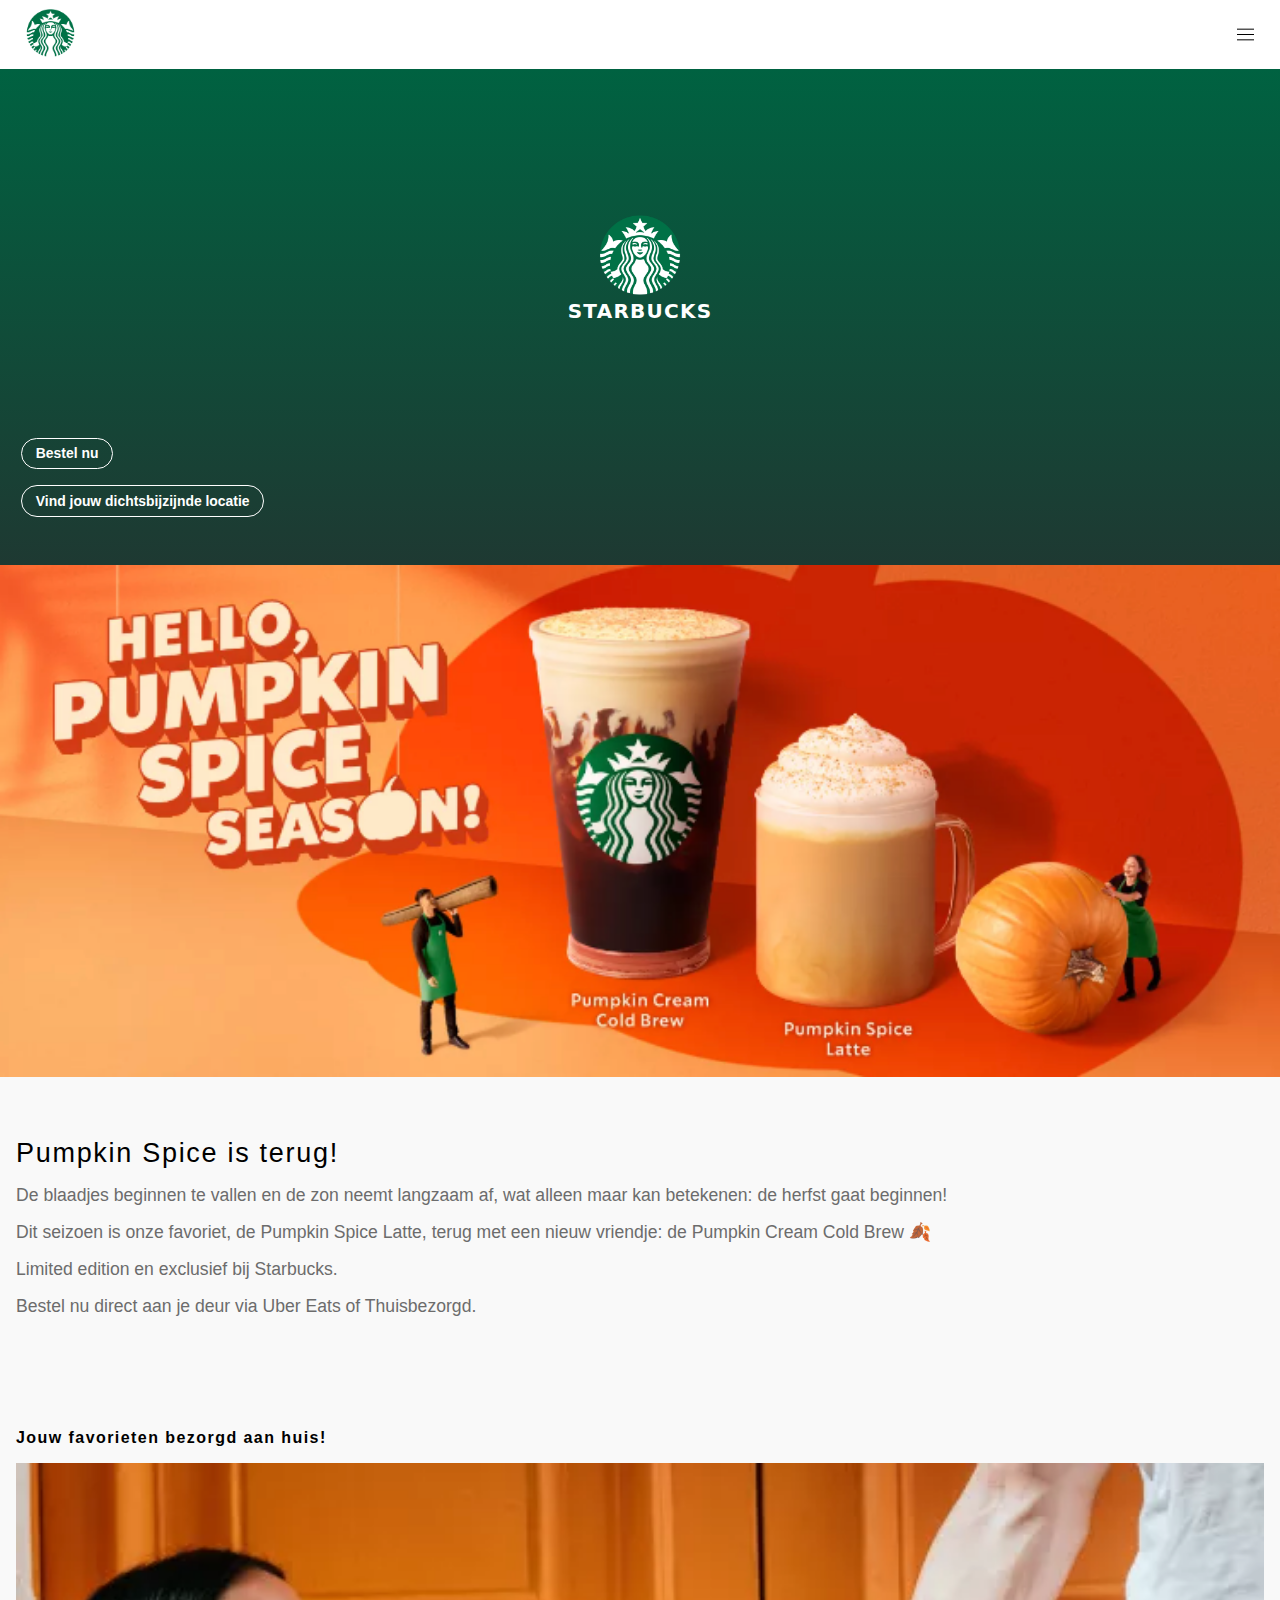
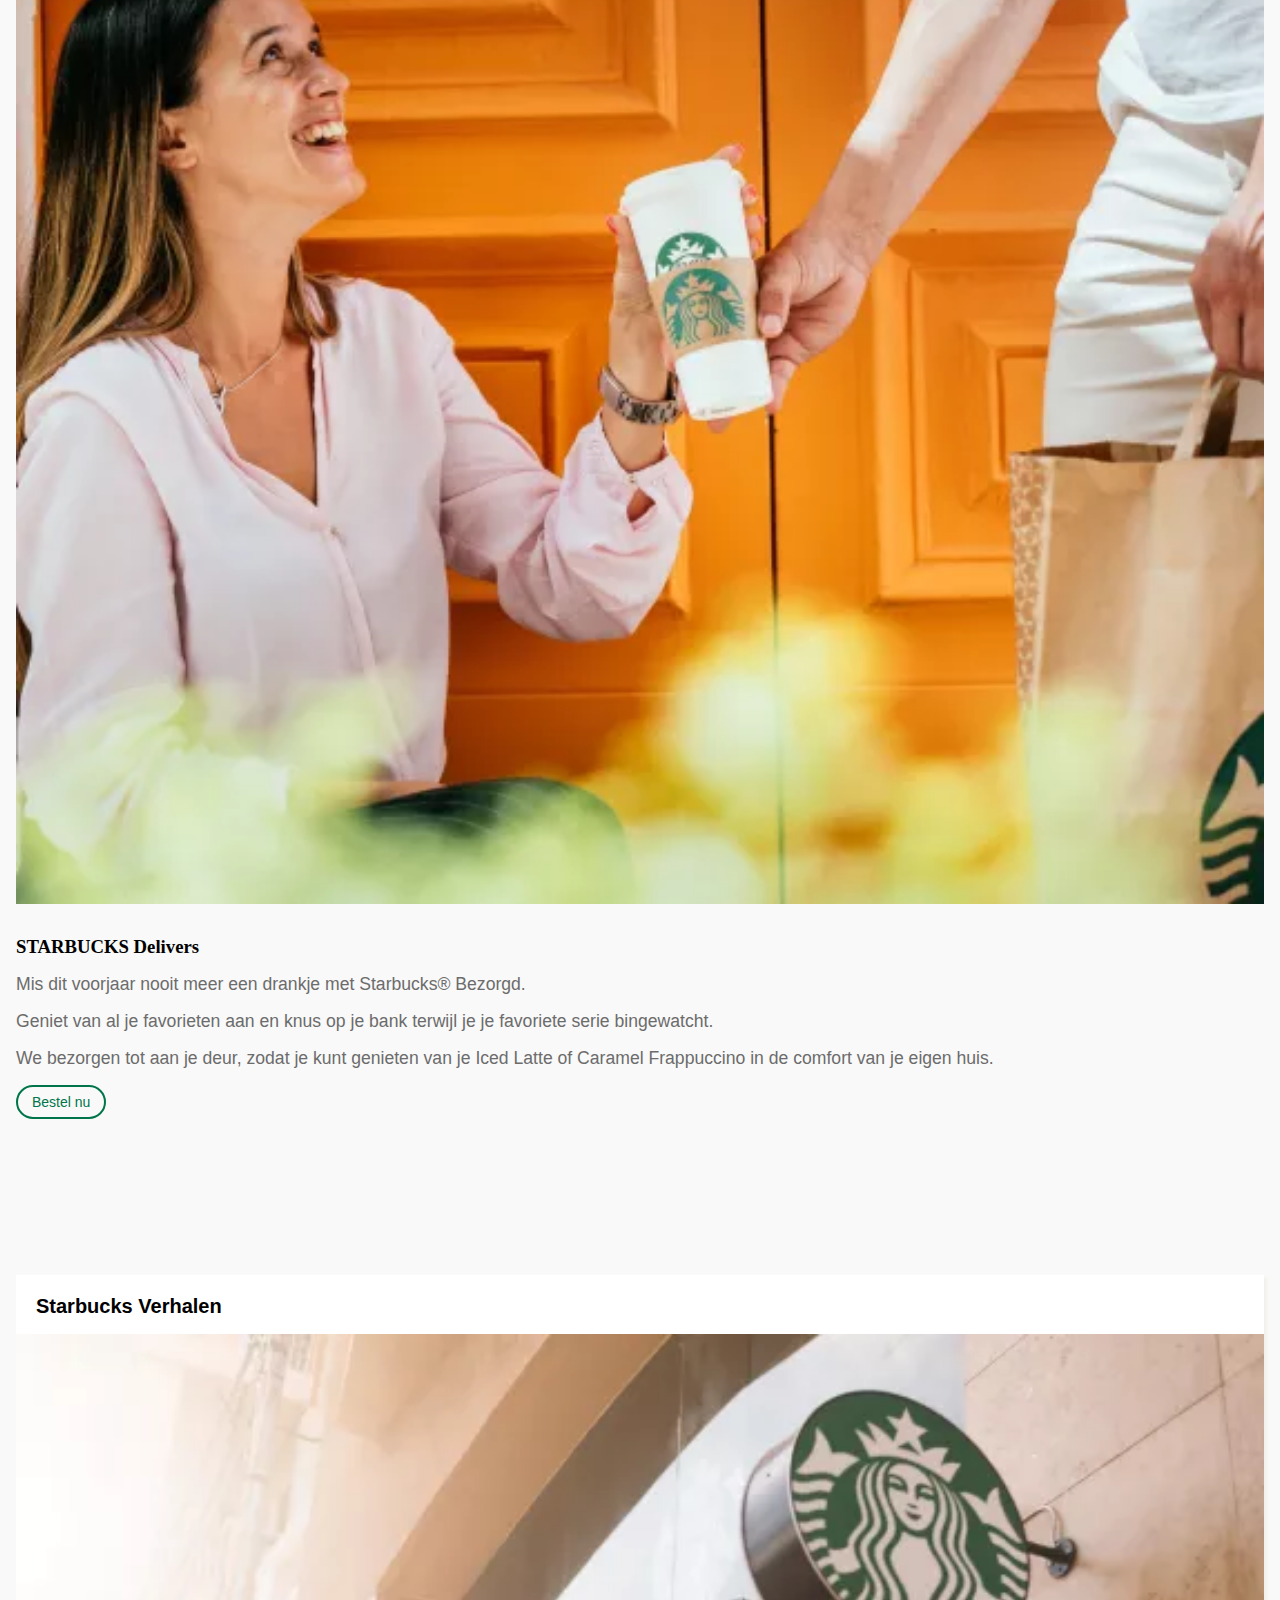
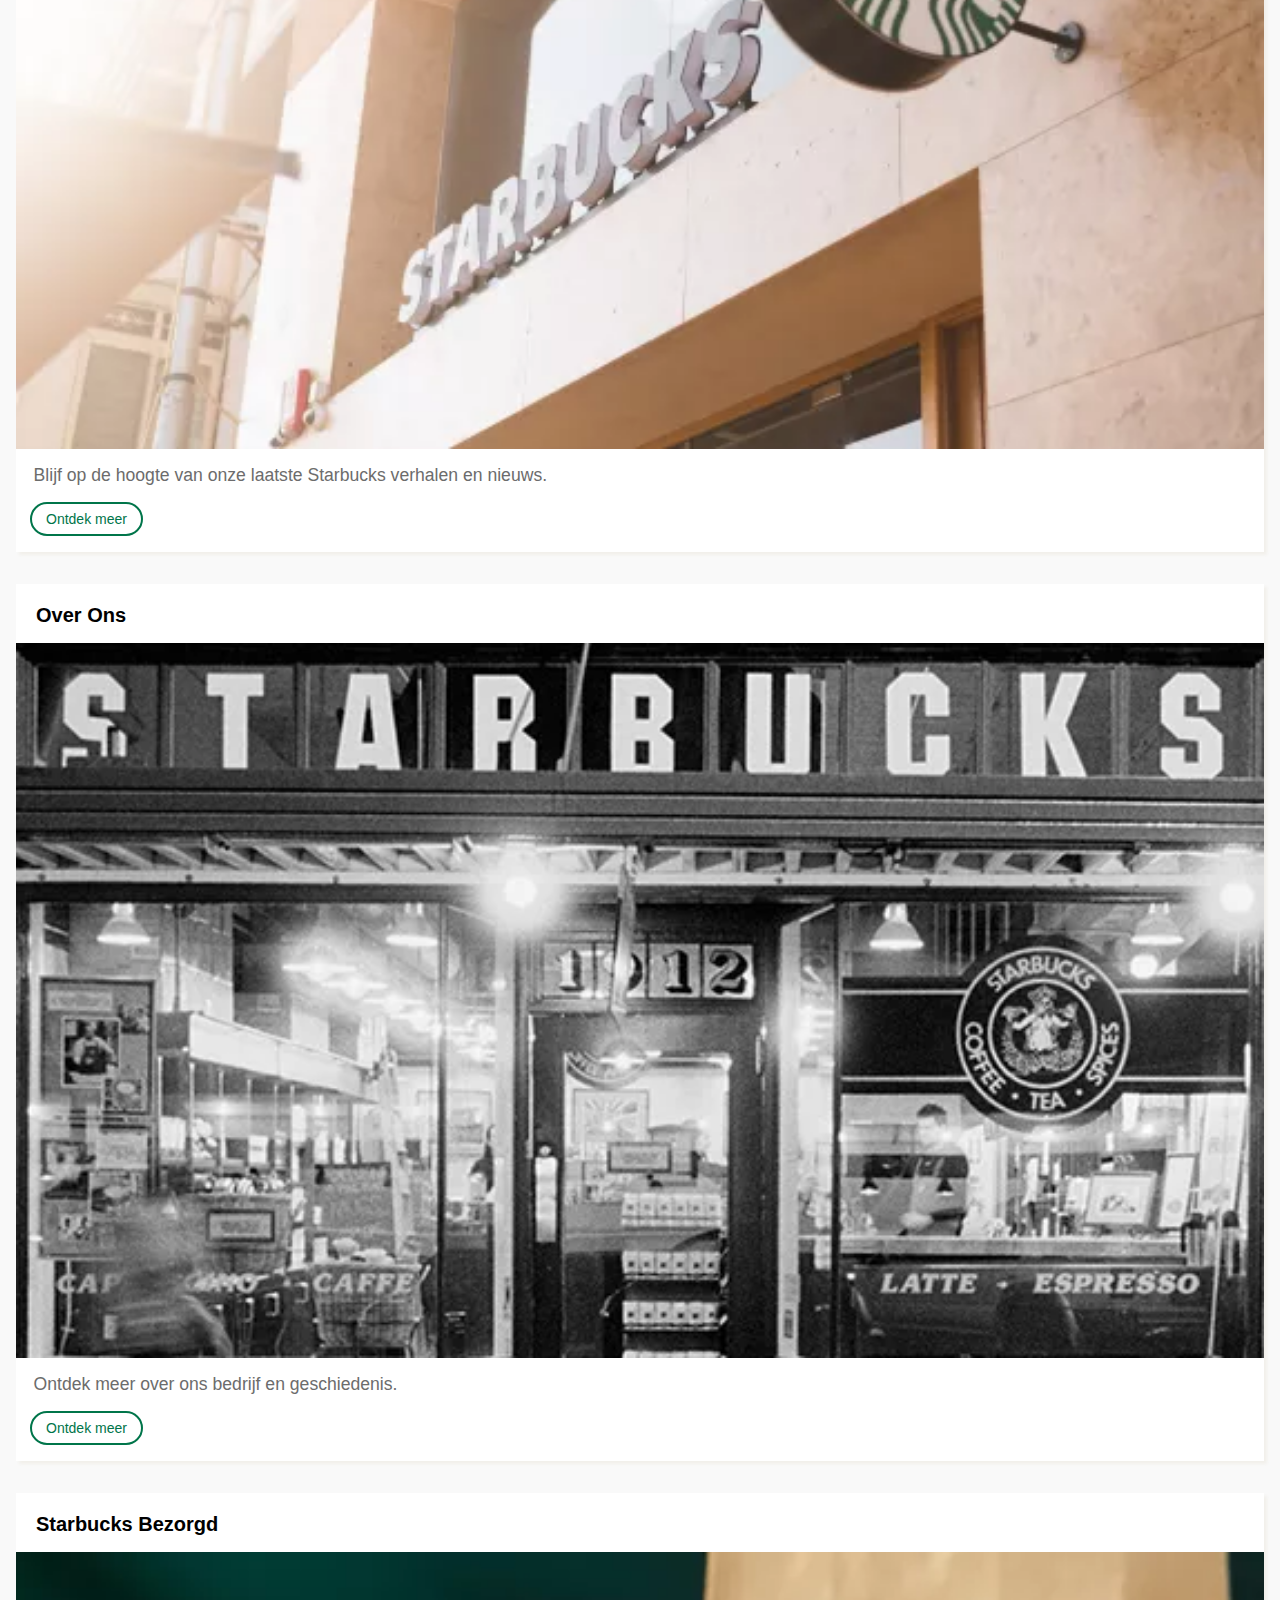
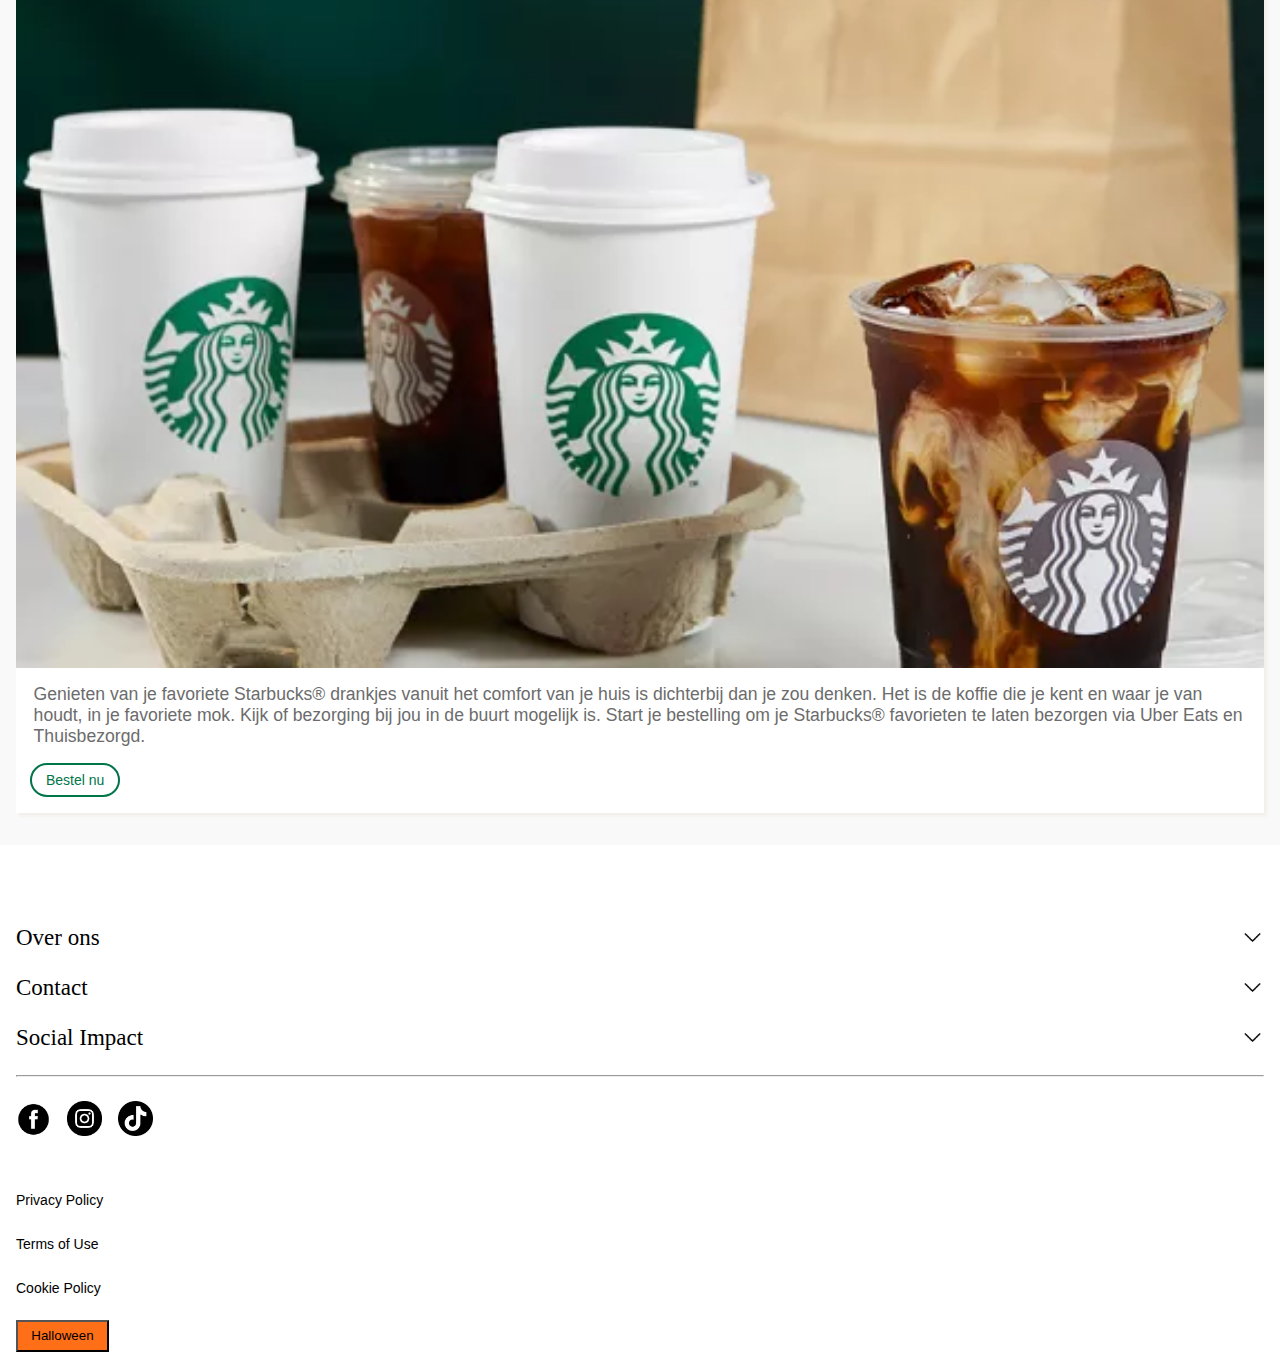
<file: index.html>
<!doctype html>
<html lang="nl">
	
<head>
	<meta charset="UTF-8">
	<meta name="author" content="jouw naam">
	<meta name="viewport" content="width=device-width, initial-scale=1">
	
	<title>Starbucks</title>
	
	<link href="styles/index-style.css" rel="stylesheet">
	<link rel="icon" type="image/svg+xml" href="images/favicon.svg">
</head>

<body>
	<header>
		<nav>
			<div>
				<a href="index.html"><img src="images/Starbucks-Logo.png" alt="Starbucks logo waar je op kan drukken."></a>
				<!-- https://logos-world.net/starbucks-logo/ -->

			<button aria-label="hamburger menu">
				<span></span>
				<span></span>
				<span></span>
			  </button>
			</div>

			<section>
				<h6>Menu</h6>
				<ul>
					<li><a href="#">Menu</a></li>
					<li><a href="our-coffees.html">Our Coffees</a></li>
					<li><a href="#">Bezorging</a></li>
					<li><a href="#">Verantwoordelijkheid</a></li>
					<li><a href="#">Carrière</a></li>
				</ul>
				<hr>
				<a href="#">Find a store</a>
				<details>
					<summary aria-label="Taal veranderen" >NL <img src="images/downarrow.png" alt="Pijltje naar beneden"></summary>
					<a href="#">Nederlands</a>
					<a href="#">Engels</a>
				</details>
			</section>
			
		</nav>
	</header>

	<main>
		<section>
			<h6>logo</h6>
			<div>
				<h1>STARBUCKS</h1>
				<img src="images/Starbucks-Logo.png" alt="Starbucks logo">
			</div>
			<div>
				<a href="#">Bestel nu</a>
			    <a href="#">Vind jouw dichtsbijzijnde locatie</a>
			</div>
		</section>
		
		<img src="images/pumpkin.png" alt="Een reclame van Starbucks over de nieuwe Pumpkin Spice">
		<!--https://www.starbucks.nl/nl-->

		<section>
			 <h2>Pumpkin Spice is terug!</h2>
			<p>De blaadjes beginnen te vallen en de zon neemt langzaam af, wat alleen maar kan betekenen: de herfst gaat beginnen!</p>
			<p>Dit seizoen is onze favoriet, de Pumpkin Spice Latte, terug met een nieuw vriendje: de Pumpkin Cream Cold Brew 🍂</p>
				<p>Limited edition en exclusief bij Starbucks.</p>
				<!-- WE hadden in een van de voortgangs gesprekken gepraat over display: block en ik heb het op meerdere manieren geprobeerd,
				Maar het werkt niet hellemaal. Ik heb wel de br weg gehaald zodat ik niet zo stylen in mijn HTML.-->
			<p>Bestel nu direct aan je deur via Uber Eats of Thuisbezorgd.</p>
		</section>

		<section>
			<h2>Jouw favorieten bezorgd aan huis!</h2>

		<img src="images/44_Daryl Cauchi_2440.jpg.jpeg" alt="Een man en een vrouw drinken samen koffie bij Starbucks.">
		<!--https://www.starbucks.nl/nl-->
		</section>

		<section>
			<h3>STARBUCKS Delivers</h3>
	    <p>Mis dit voorjaar nooit meer een drankje met Starbucks® Bezorgd.</p>
	    <p>Geniet van al je favorieten aan en knus op je bank terwijl je je favoriete serie bingewatcht.</p>
	    <p>We bezorgen tot aan je deur, zodat je kunt genieten van je Iced Latte of Caramel Frappuccino in de comfort van je eigen huis.</p>
	    <a href="#">Bestel nu</a>
		</section>

		<section>
			<h6>info</h6>
			<ul>
				<li>
					<h3>Starbucks Verhalen</h3>
					<img src="images/Starbucks Bugibba (56).jpg.jpeg" alt="Een bord van het Starbucks logo bij een van hun winkels.">
					<!--https://www.starbucks.nl/nl-->
					<p>Blijf op de hoogte van onze laatste Starbucks verhalen en nieuws.</p>
					<a href="#">Ontdek meer</a>
				</li>
				<li>
					<h3>Over Ons</h3>
					<img src="images/About-Us-Card-Image-C06-RESIZED.jpg.jpeg" alt="Een zwart wit foto van een wat oudere Starbucks locatie">
					<!--https://www.starbucks.nl/nl-->
					<p>Ontdek meer over ons bedrijf en geschiedenis.</p>
					<a href="#">Ontdek meer</a>
				</li>
				<li>
					<h3>Starbucks Bezorgd</h3>
					<img src="images/Starbucks-Delivers-Hero-C01-RESIZED.jpg.jpeg" alt="Meerdere Starbucks mee neem cups in een kartonen mee neem doos. De cups hebben verschillende
					drankjes.">
					<!--https://www.starbucks.nl/nl-->
					<p>Genieten van je favoriete Starbucks® drankjes vanuit het comfort van je huis is dichterbij dan je zou denken. 
						Het is de koffie die je kent en waar je van houdt, in je favoriete mok. Kijk of bezorging bij jou in de buurt mogelijk is.
						 Start je bestelling om je Starbucks® favorieten te laten bezorgen via Uber Eats en Thuisbezorgd.</p>
					<a href="#">Bestel nu</a>
				</li>
			</ul>
		</section>
	</main>

	<footer>
		<details>
			<summary aria-label="Dropdown Over ons" >Over ons <img src="images/downarrow.png" alt="een pijltje naar beneden"></summary>
			<a href="#">Oven ons</a>
			<a href="#">Onze koffies</a>
			<a href="#">Starbucks Verhalen & Nieuws</a>
			<a href="#">Starbucks Ready to Drink</a>
			<a href="#">Zuivelalternatieven</a>
		</details>
		<details>
			<summary aria-label="dropdown contact" >Contact <img src="images/downarrow.png" alt="een pijltje naar beneden"></summary>
			<a href="#">Werken bij Starbucks</a>
			<a href="#">Contact</a>
		</details>
		<details>
			<summary aria-label="dropdown Social impact" >Social Impact <img src="images/downarrow.png" alt="een pijltje naar beneden"></summary>
			<a href="#">Verantwoordelijkheid</a>
			<a href="#">COVID-19</a>
		</details>
		<!-- https://www.flaticon.com/search?word=arrow%20up&shape=outline&order_by=4 -->
		<hr>
		<ul>
			<li><a aria-label="facebook link" href="#"><img src="images/facebook.png" alt="Facebook logo"></a></li>
			<!--https://nl.pinterest.com/pin/facebook--492651646739571491/-->
			<li><a aria-label="instagram link" href="#"><img src="images/instagram.png" alt="Instgram logo"></a></li>
			<!--https://icon-icons.com/nl/pictogram/instagram-zwart-logo/147122-->
			<li><a aria-label="twitter link" href="#"><img src="images/tiktok.png" alt="Twitter logo"></a></li>
			<!--https://www.flaticon.com/free-icon/tiktok_5969008-->
		</ul>
		<ul>
			<li><a href="#">Privacy Policy</a></li>
			<li><a href="#">Terms of Use</a></li>
			<li><a aria-label="Cookie policy" href="#">Cookie Policy</a></li>
		</ul>

		<button>Halloween</button>
		
	</footer>

	<script defer src="scripts/script.js"></script>
</body>
	
</html>
</file>
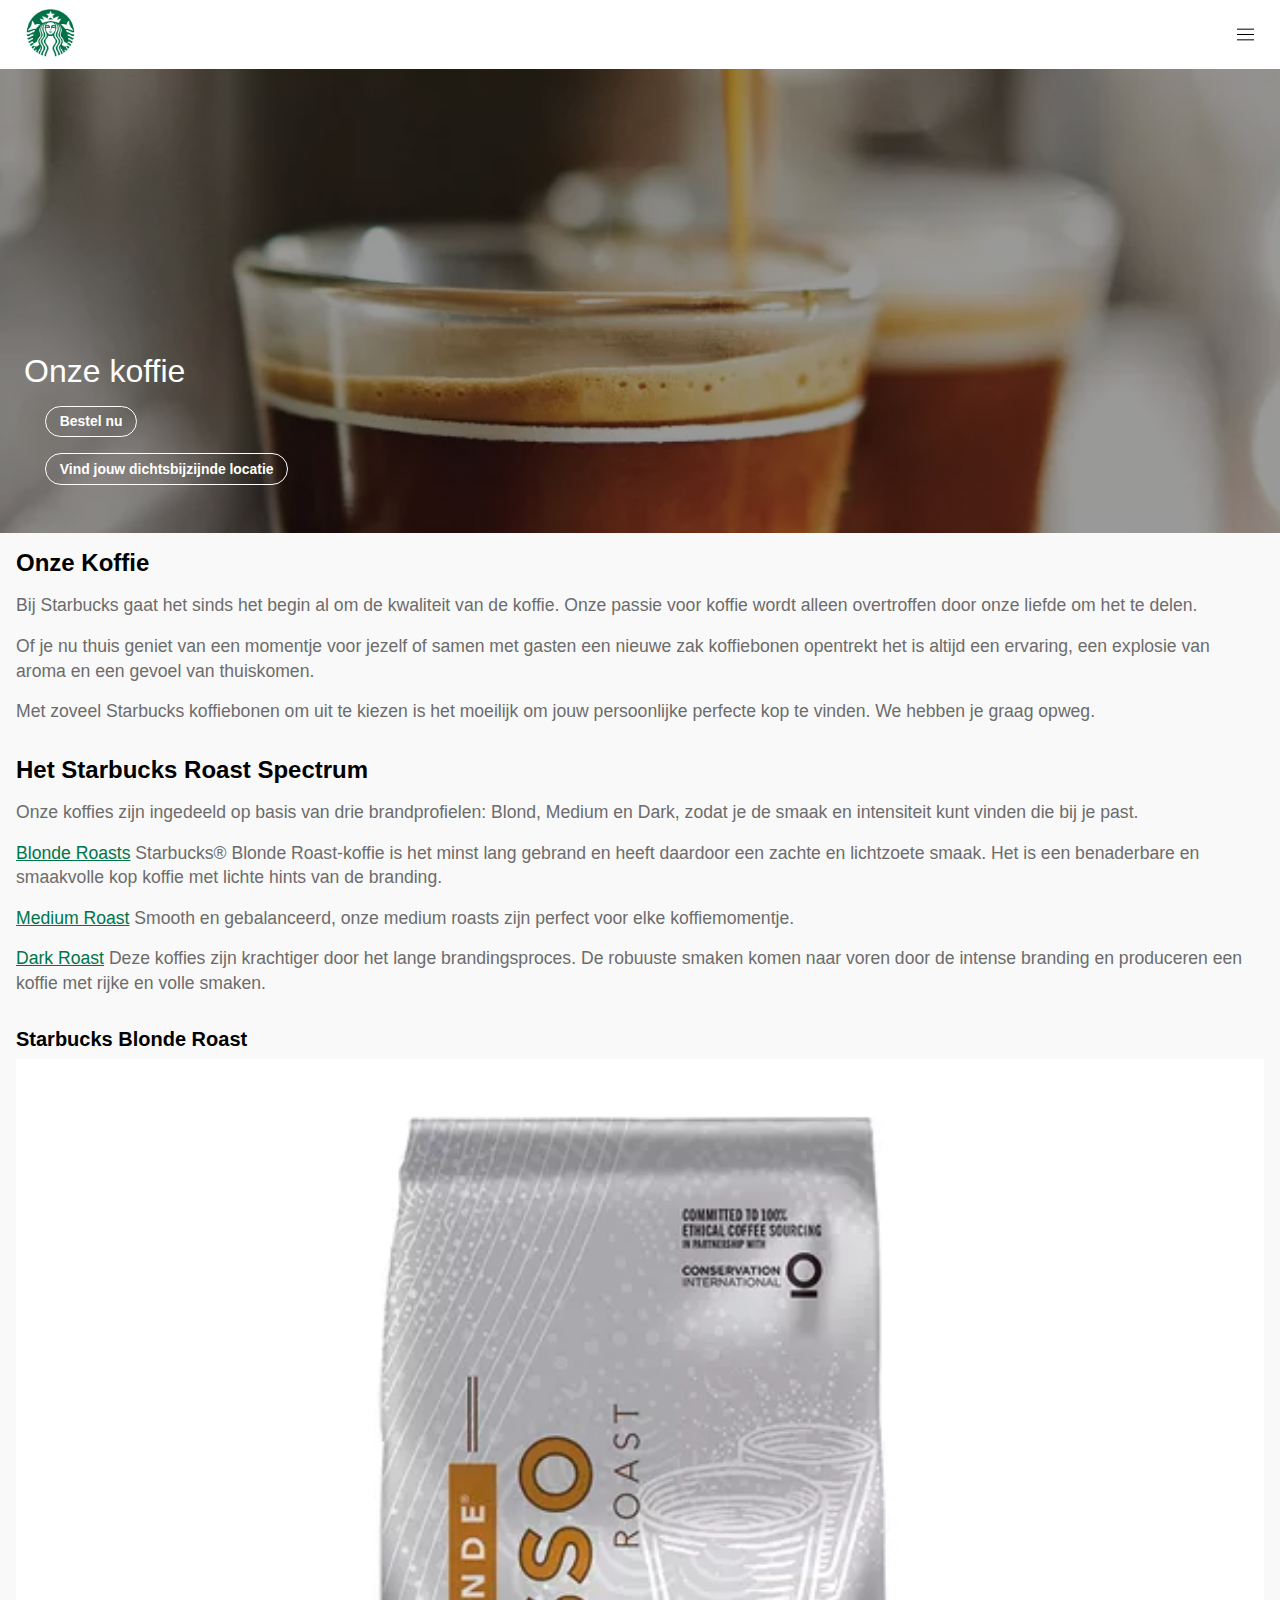
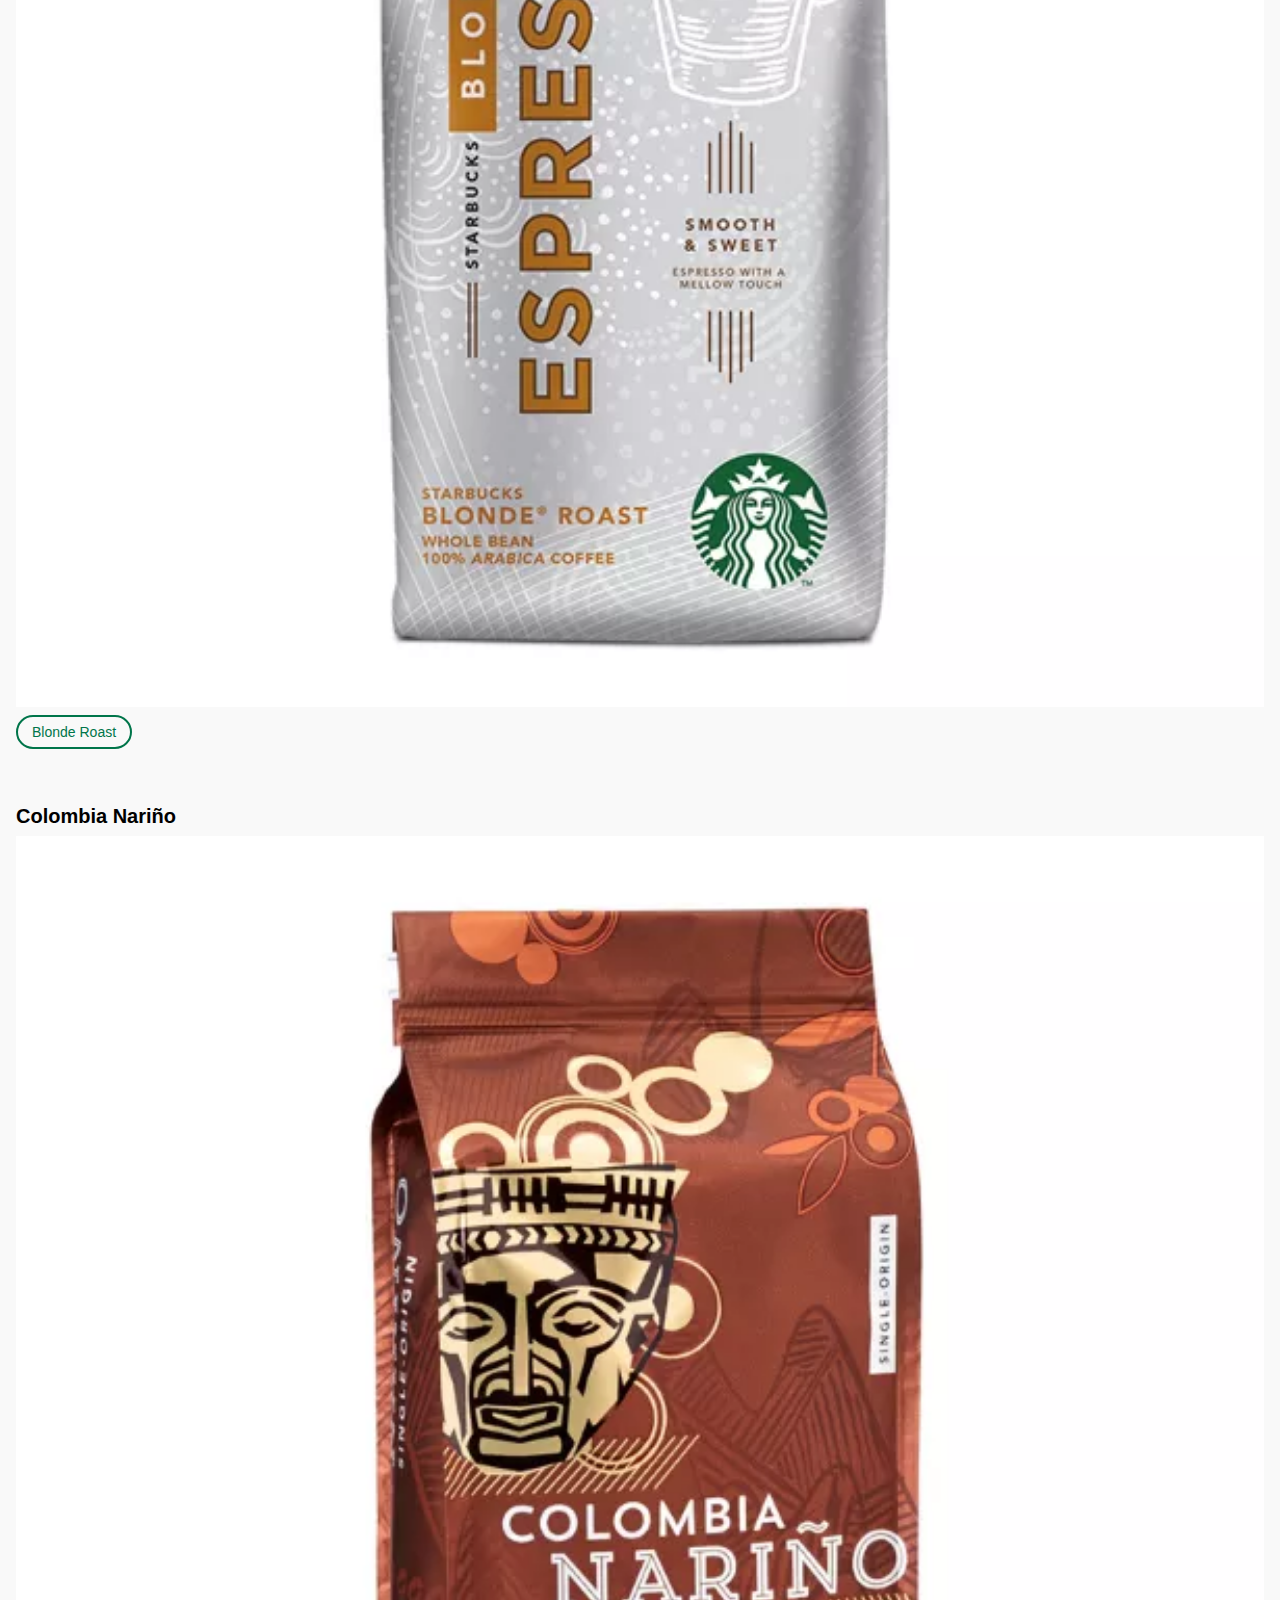
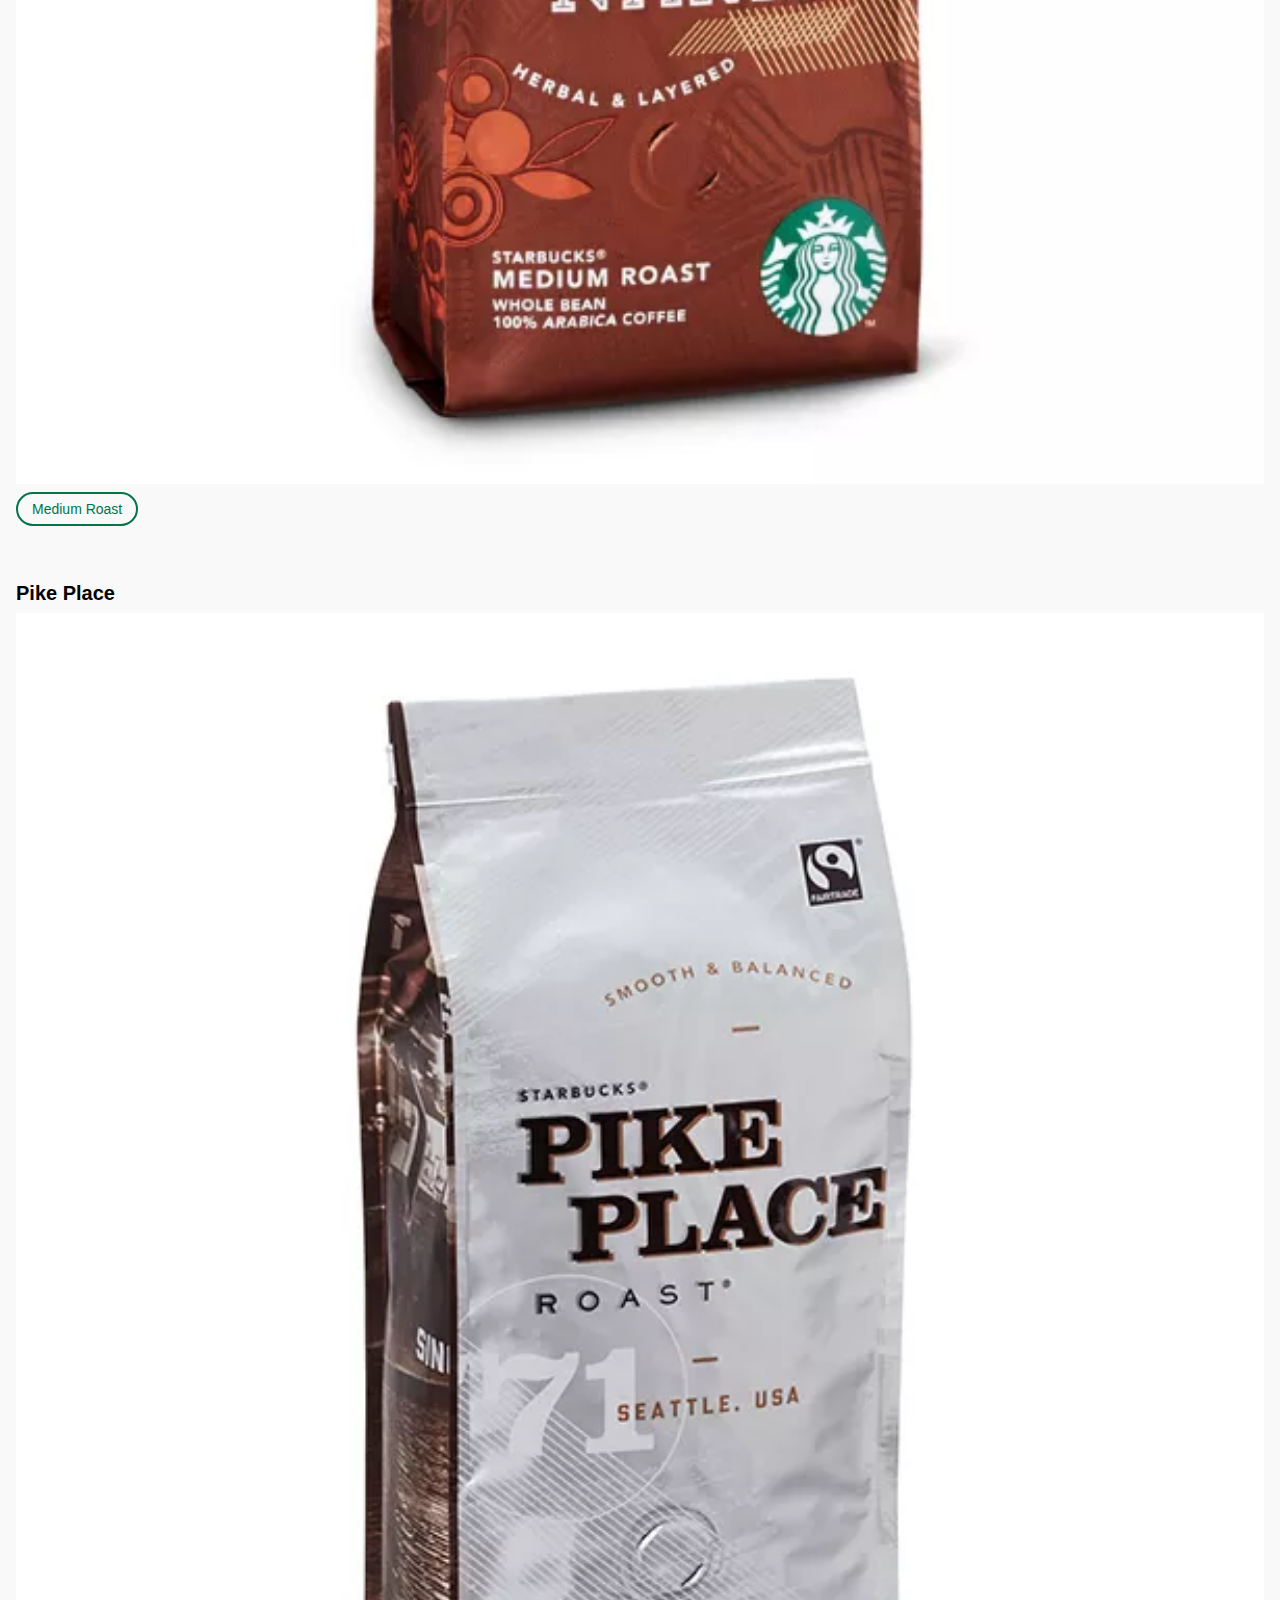
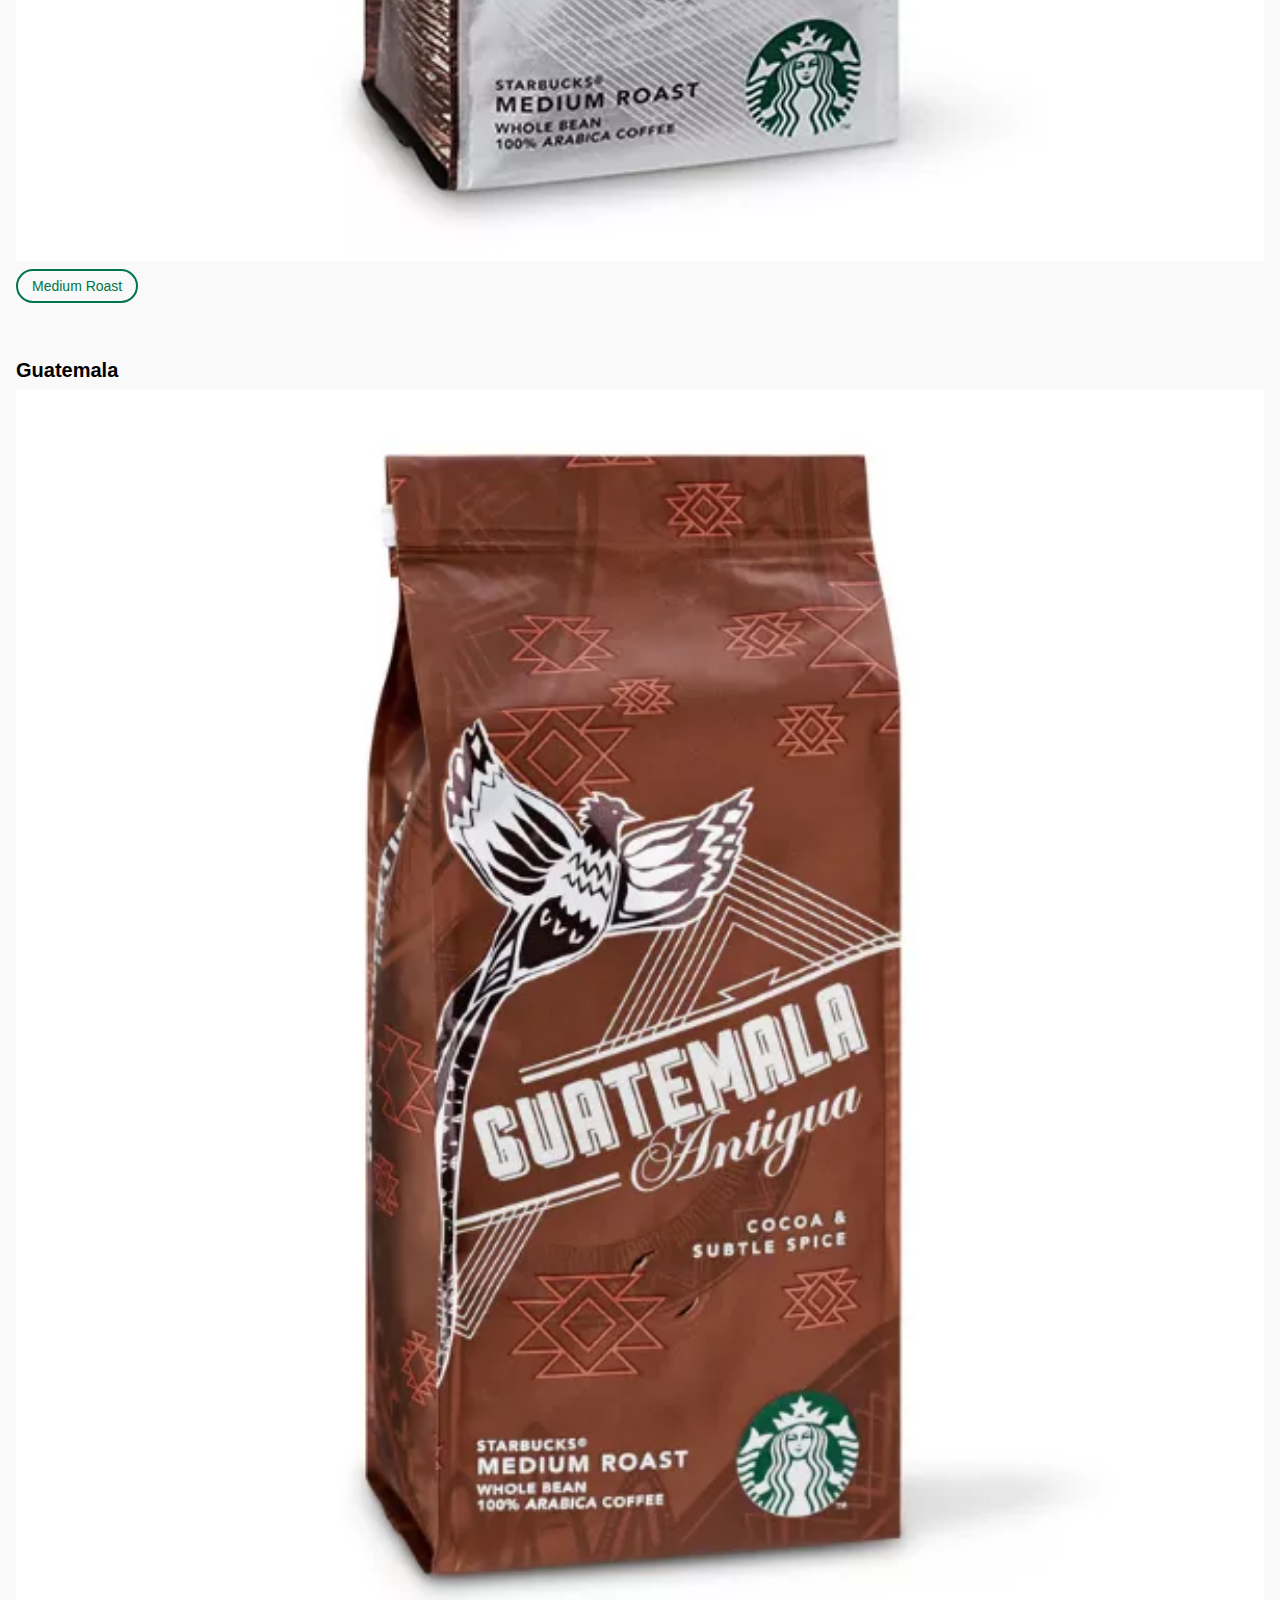
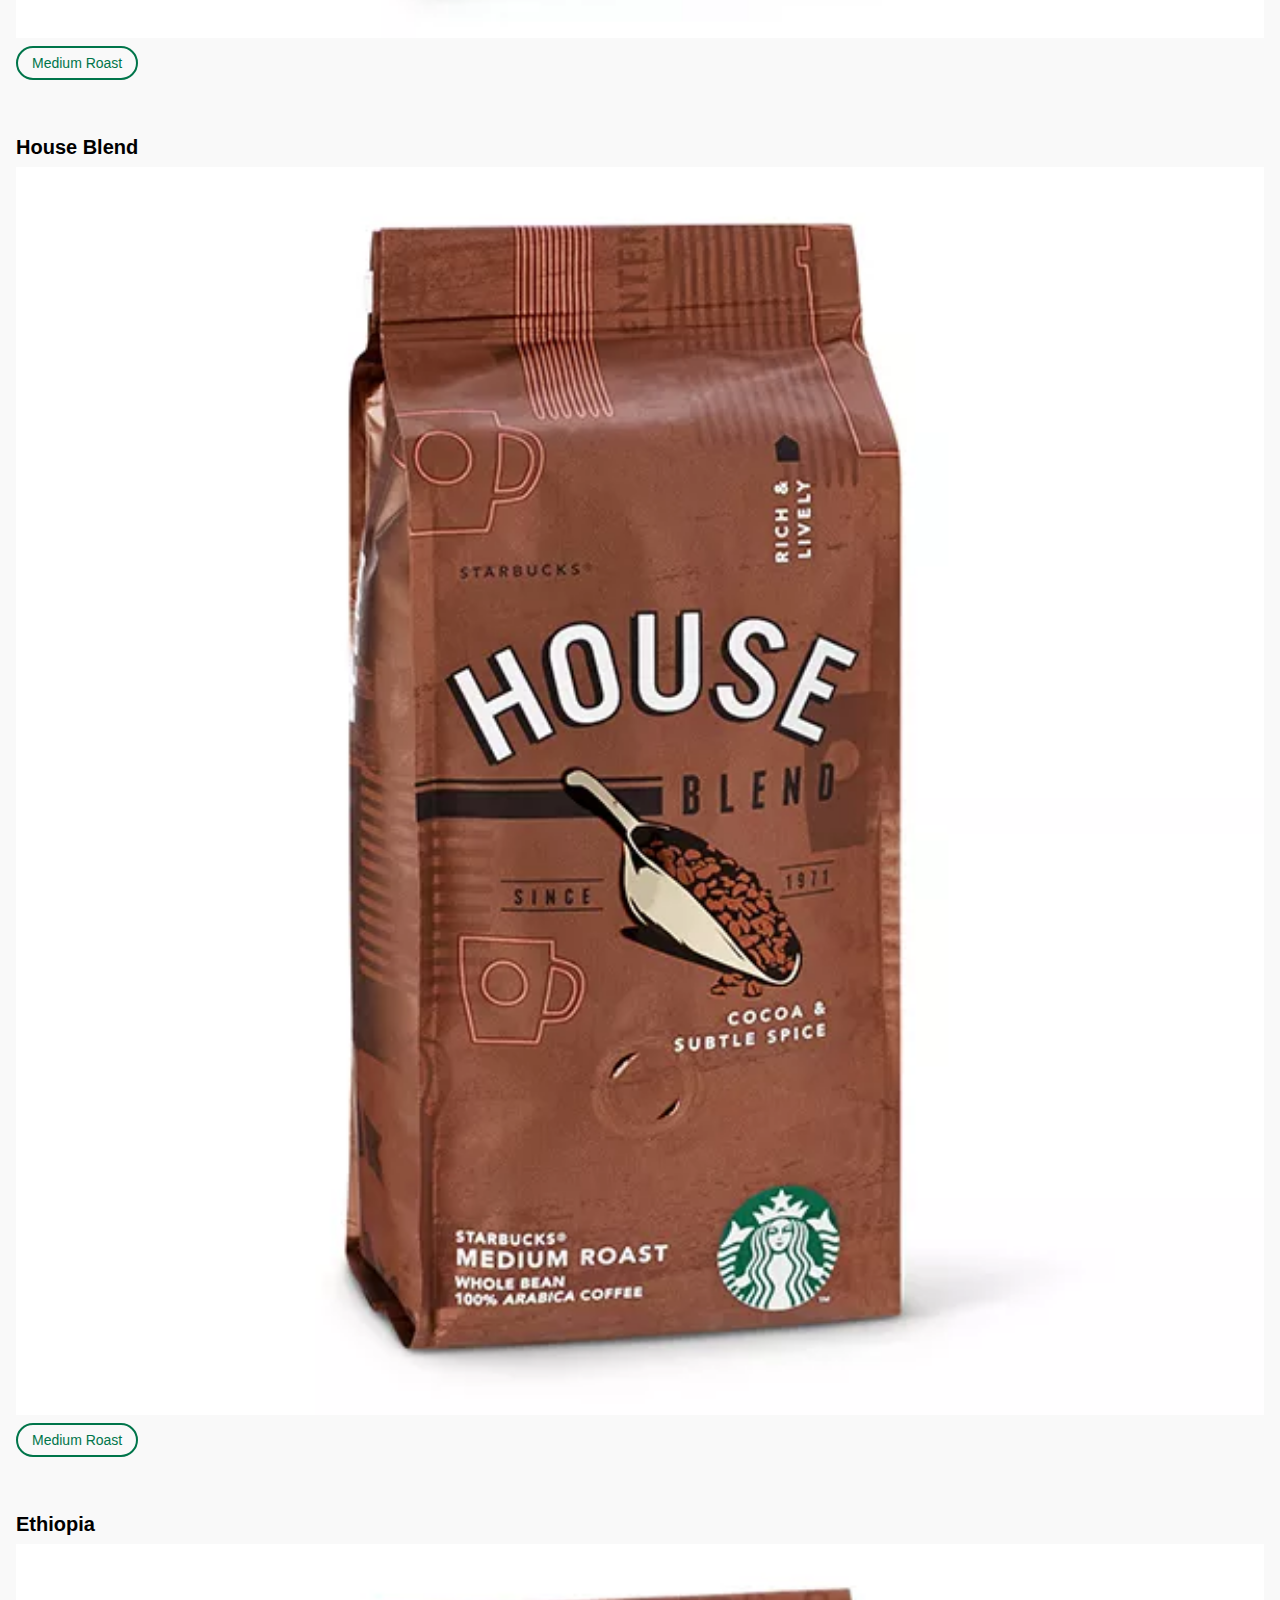
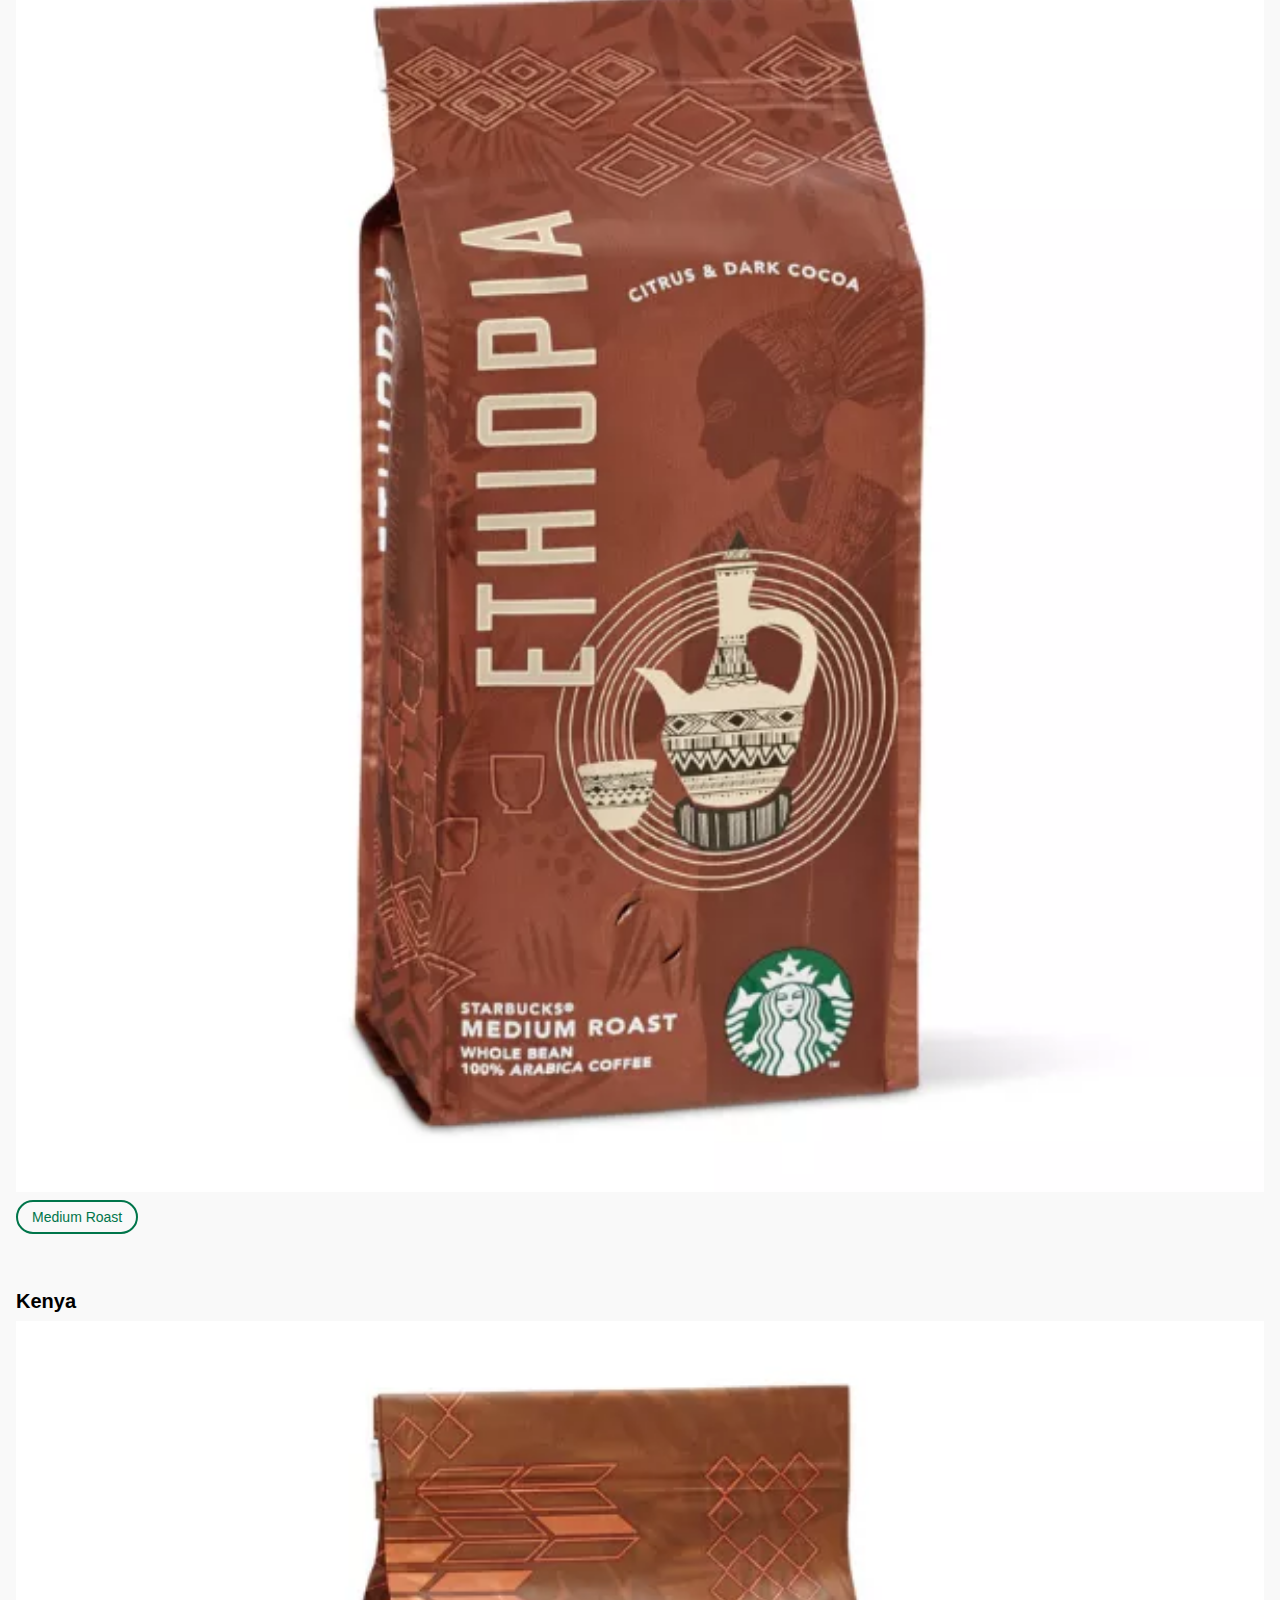
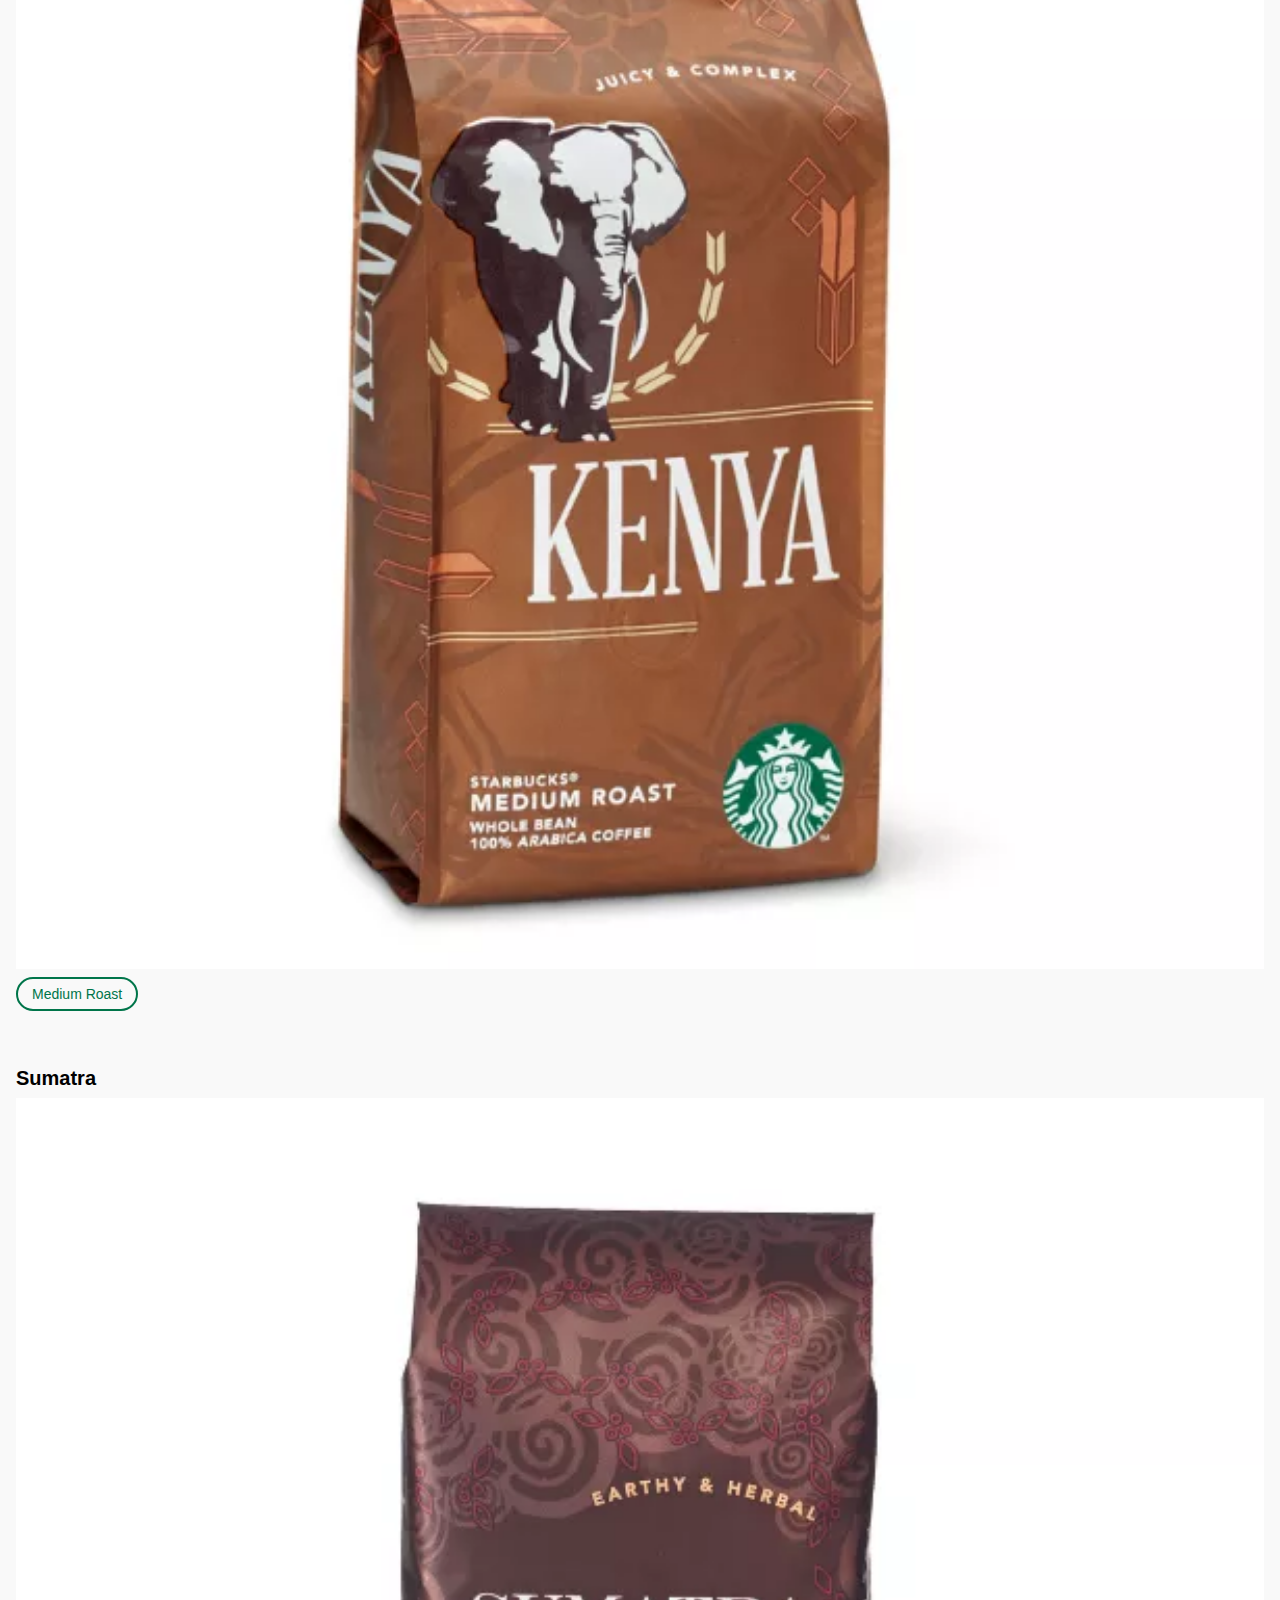
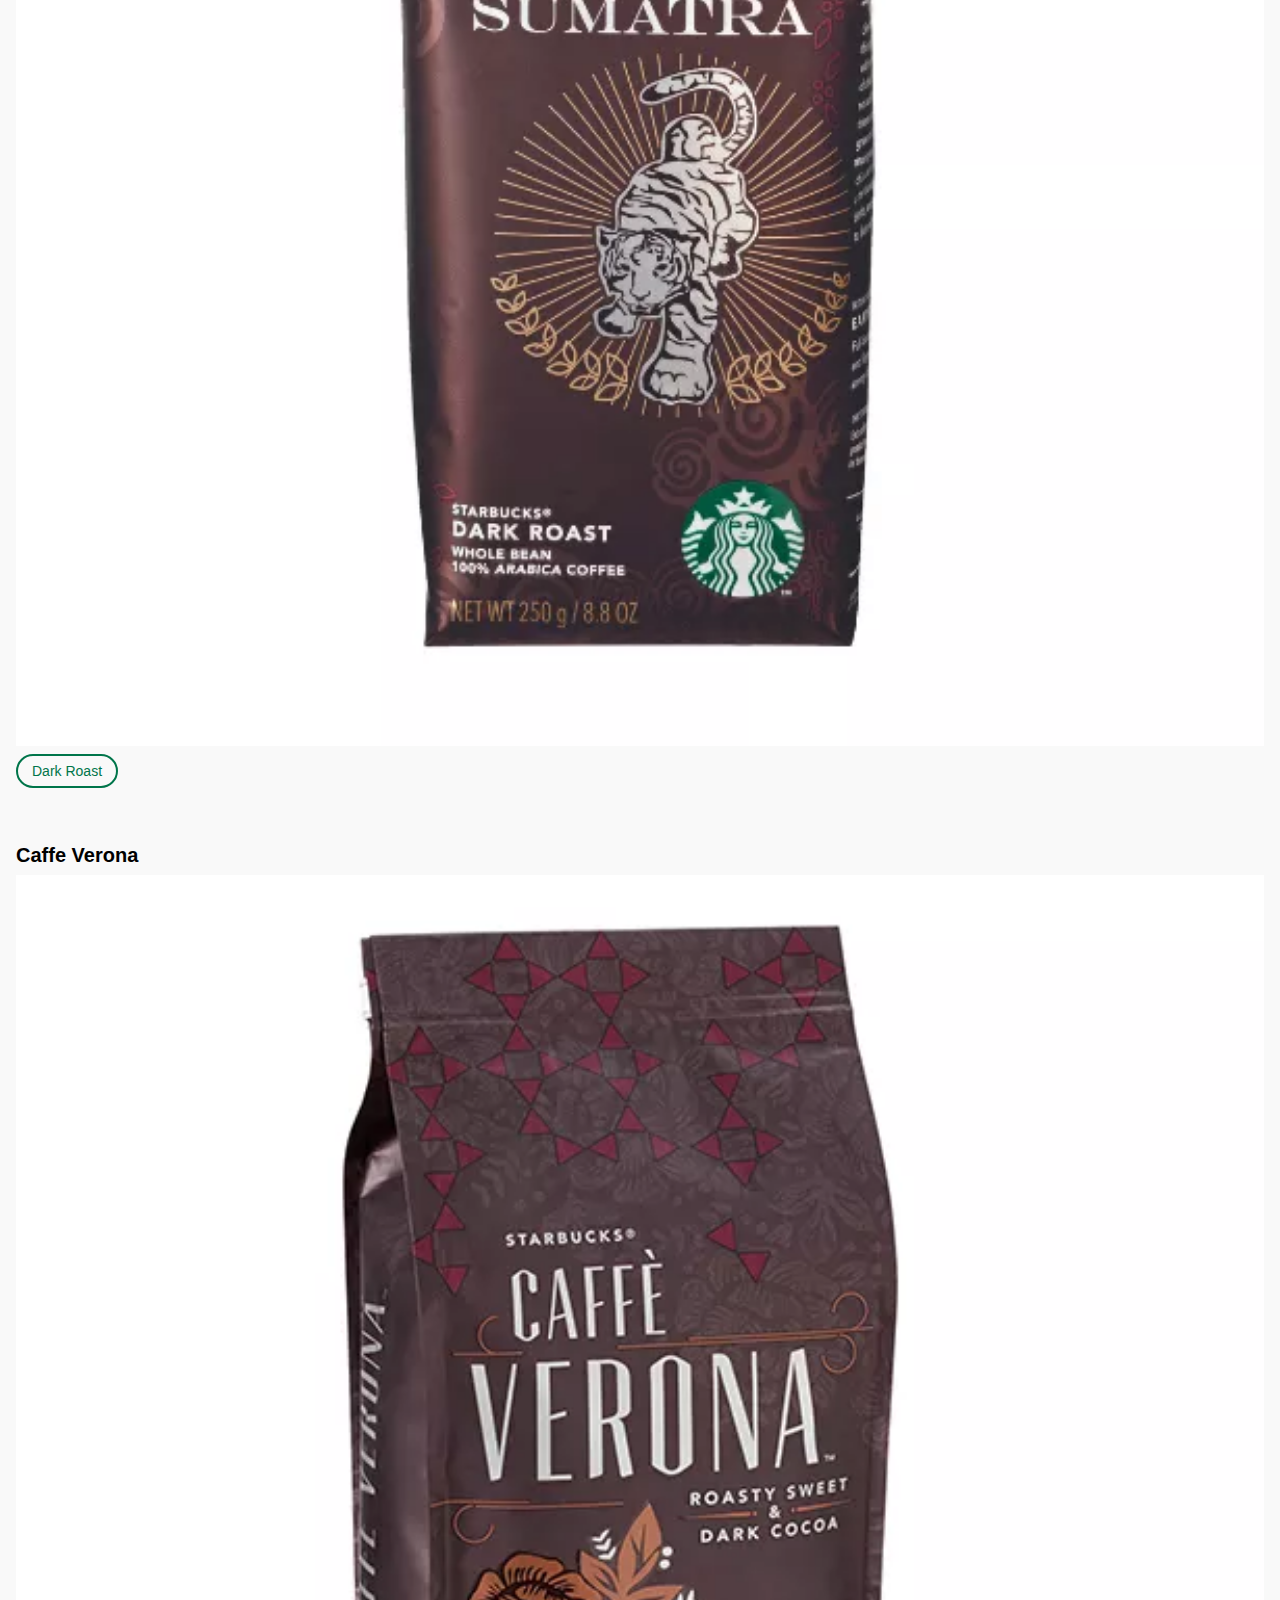
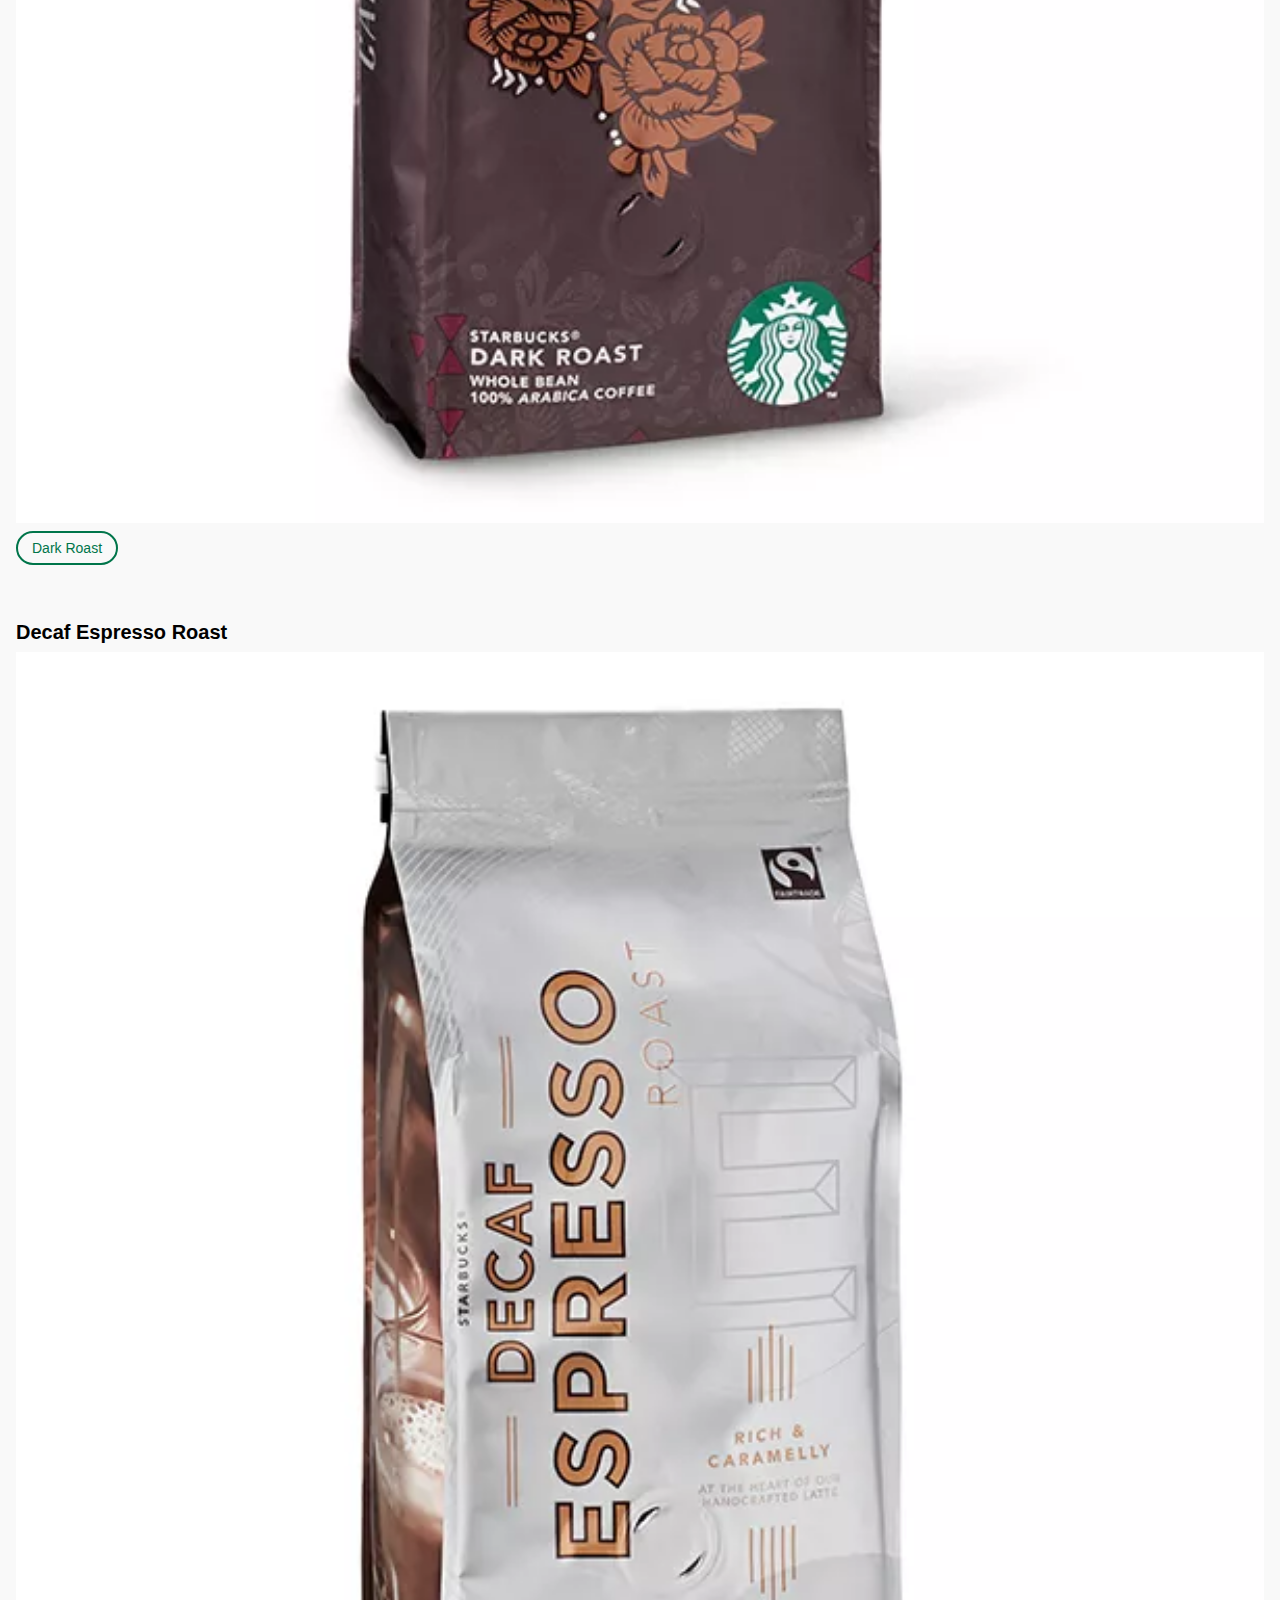
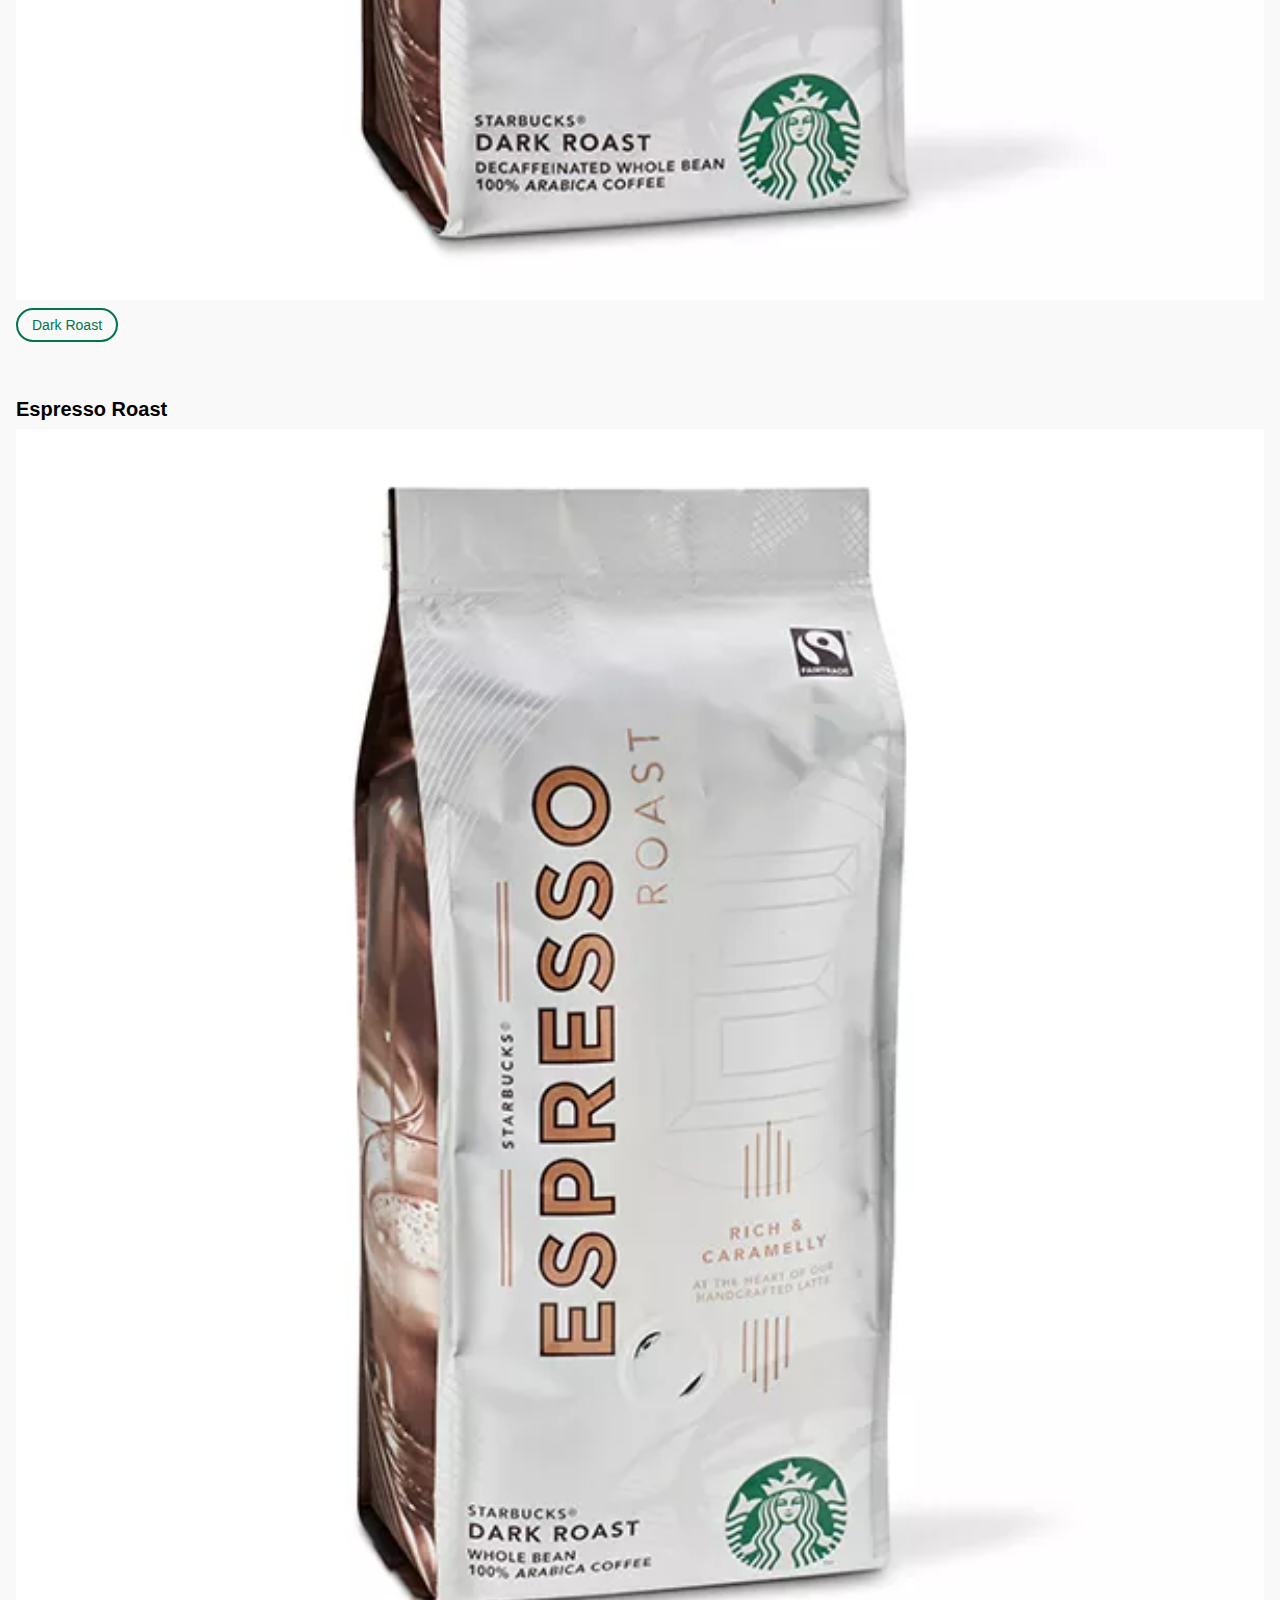
<file: our-coffees.html>
<!DOCTYPE html>
<html lang="en">
<head>
    <meta charset="UTF-8">
    <meta http-equiv="X-UA-Compatible" content="IE=edge">
    <meta name="viewport" content="width=device-width, initial-scale=1.0">
    <title>Our Coffees</title>
    <link rel="stylesheet" href="styles/ourcoffee-style.css">
    <link rel="icon" type="image/svg+xml" href="images/favicon.svg">
</head>
<body>
    <header>
		<nav>
			<div>
				<a href="index.html"><img src="images/Starbucks-Logo.png" alt="Starbucks logo waar je op kan drukken."></a>
				<!-- https://logos-world.net/starbucks-logo/ -->

			<button aria-label="hamburger menu">
				<span></span>
				<span></span>
				<span></span>
			  </button>
			</div>

			<section>
                <h6>Menu</h6>
				<ul>
					<li><a href="#">Menu</a></li>
					<li><a href="our-coffees.html">Our Coffees</a></li>
					<li><a href="#">Bezorging</a></li>
					<li><a href="#">Verantwoordelijkheid</a></li>
					<li><a href="#">Carrière</a></li>
				</ul>
				<hr>
				<a href="#">Find a store</a>
				<details>
					<summary aria-label="Taal veranderen">NL <img src="images/downarrow.png" alt=""></summary>
					<a href="#">Nederlands</a>
					<a href="#">Engels</a>
				</details>
			</section>
			
		</nav>
	</header>
    <main>
        <section>
            <h1>Onze koffie</h1>
            <div>
                <a href="#">Bestel nu</a>
			    <a href="#">Vind jouw dichtsbijzijnde locatie</a>
            </div>
		</section>

        <section>
            <h2> Onze Koffie</h2>
            <p>Bij Starbucks gaat het sinds het begin al om de kwaliteit van de koffie. Onze passie voor koffie wordt alleen overtroffen door onze liefde om het te delen.</p>
            <p>Of je nu thuis geniet van een momentje voor jezelf of samen met gasten een nieuwe zak koffiebonen opentrekt het is altijd een ervaring, een explosie van aroma en een gevoel van thuiskomen. </p>
            <p>Met zoveel Starbucks koffiebonen om uit te kiezen is het moeilijk om jouw persoonlijke perfecte kop te vinden. We hebben je graag opweg.</p>
        </section>

        <section>
            <h2>Het Starbucks Roast Spectrum</h2>
            <p>Onze koffies zijn ingedeeld op basis van drie brandprofielen: Blond, Medium en Dark, zodat je de smaak en intensiteit kunt vinden die bij je past.</p>
            <p><a href="#">Blonde Roasts</a> Starbucks® Blonde Roast-koffie is het minst lang gebrand en heeft daardoor een zachte en lichtzoete smaak. Het is een benaderbare en smaakvolle kop koffie met lichte hints van de branding.</p>
            <p><a href="#">Medium Roast</a> Smooth en gebalanceerd, onze medium roasts zijn perfect voor elke koffiemomentje.</p>
            <p><a href="#">Dark Roast</a> Deze koffies zijn krachtiger door het lange brandingsproces. De robuuste smaken komen naar voren door de intense branding en produceren een koffie met rijke en volle smaken.</p>
        </section>

        <section>
            <ul>
                <li>
                    <h3>Starbucks Blonde Roast</h3>
                    <img src="images/img1.jpeg" alt="een blonde roast espresson">
                    <a href="#">Blonde Roast</a>
                </li>
                <li>
                    <h3>Colombia Nariño</h3>
                    <img src="images/img2.png" alt="medium geroaste koffie bonen">
                    <a href="#">Medium Roast</a>
                </li>
                <li>
                    <h3>Pike Place</h3>
                    <img src="images/im3.jpeg" alt="Medium roast koffie bonen">
                    <a href="#">Medium Roast</a>
                </li>
                <li>
                    <h3>Guatemala</h3>
                    <img src="images/img4.png" alt="Medium roast koffie bonen">
                    <a href="#">Medium Roast</a>
                </li>
                <li>
                    <h3>House Blend</h3>
                    <img src="images/img5.jpeg" alt="eigen merk Medium roast koffie bonen">
                    <a href="#">Medium Roast</a>
                </li>
                <li>
                    <h3>Ethiopia</h3>
                    <img src="images/img6.png" alt="Medium roast koffie bonen">
                    <a href="#">Medium Roast</a>
                </li>
                <li>
                    <h3>Kenya</h3>
                    <img src="images/Kenya.png.png" alt="Medium roast koffie bonen">
                    <a href="#">Medium Roast</a>
                </li>
                <li>
                    <h3>Sumatra</h3>
                    <img src="images/Sumatra.png.png" alt="dark roast koffie bonen">
                    <a href="#">Dark Roast</a>
                </li>
                <li>
                    <h3>Caffe Verona</h3>
                    <img src="images/Caffe-Verona-Coffee-Bag-C04-RESIZED.jpg.jpeg" alt="dark roast koffie bonen">
                    <a href="#">Dark Roast</a>
                </li>
                <li>
                    <h3>Decaf Espresso Roast</h3>
                    <img src="images/Decaf-Espresso-Roast-Coffee-Bag-C04-RESIZED_0.jpg.jpeg" alt="dark roast koffie bonen">
                    <a href="#">Dark Roast</a>
                </li>
                <li>
                    <h3>Espresso Roast</h3>
                    <img src="images/Espresso-Roast-Coffee-Bag-C04-RESIZED.jpg.jpeg" alt="dark roast koffie bonen">
                    <a href="#">Dark Roast</a>
                </li>
            </ul>
        </section>

        <section>
            <h2>Hoe maak je de perfecte kop koffie?</h2>
            <p>Wellicht heb je er nog niet aan gedacht, maar wist je dat de verschillende brouwmethoden binnen Starbucks allemaal andere smaken in de koffie naar voren brengen. Laat onze kennis je helpen om de volle potentie te ontgrendelen van jouw favoriete koffie - voor de perfecte kop, elke keer opnieuw.</p>
        </section>
        <section>
            
            <img src="images/Our_Coffee_C09_Press.png.png" alt="een koffie press">
            
                <h4>Coffee press</h4>
                <p>Brewing with a coffee press retains the precious natural oils that paper filters absorb, and extracts the coffee’s full flavour while giving it a consistency that’s thick and rich.</p>
                <ol>
                    <li>
                        <h5>Grind and measure</h5>
                        <p>Remember, coffee is like produce. Buy it often in small quantities to enjoy it at the peak of freshness.
                            <em>TIP: Remember, coffee is like produce. Buy it often in small quantities to enjoy it at the peak of freshness.</em>
                        </p>
                    </li>
                    <li>
                        <h5>dd hot water</h5>
                        <p>To give your coffee the best possible flavour, use filtered or bottled water.
                            <em>TIP: To give your coffee the best possible flavour, use filtered or bottled water.</em>
                        </p>
                    </li>
                    <li>
                        <h5>Place plunger and brew</h5>
                        <p>Put the plunger back on the press without pushing it down, and let the coffee brew for 4 minutes.</p>
                    </li>
                    <li>
                        <h5>Press and pour</h5>
                        <p>Gently push down the plunger until it reaches the bottom of the press, and enjoy</p>
                    </li>
                </ol>
            
        </section>
        <hr>
        <section>
           
                <img src="images/Our Coffee_C09_Cone.png.png" alt="een koffie pour over">
           
                <h4>Pour-over</h4>
                <p>Pour-over is a beautifully simple and accessible way to brew a single cup of coffee with clean, fully developed flavour and body.</p>
                <ol>
                    <li>
                        <h5>Measure and boil</h5>
                        <p>Measure as much water as you’re going to use to brew, plus a little extra for rinsing the filter, and bring it to a boil.</p>
                    </li>
                    <li>
                        <h5>Pre-moisten filter</h5>
                        <p>Briefly rinse the paper filter with hot water, and discard the rinse water. This will give your coffee the purest flavour possible.
                        </p>
                    </li>
                    <li>
                        <h5>Measure and grind</h5>
                        <p>Next, measure your coffee. For pour-over, use coffee ground for a paper cone. It’s a relatively fine grind that looks like granulated sugar. Measure 2 tablespoons of coffee per 6 ounces of water.</p>
                    </li>
                    <li>
                        <h5>Pour and pause</h5>
                        <p>Use hot water that’s just off the boil and fill the cone halfway to saturate the grounds. Pause for 10 seconds and let the coffee bloom. This allows the coffee to hydrate evenly and begin to develop flavour.</p>
                    </li>
                    <li>
                        <h5>Complete the pour and enjoy</h5>
                        <p>To make your pour-over more consistent, use a timer. It should take about 3 minutes to make a cup. <em>TIP: To make your pour-over more consistent, use a timer. It should take about 3 minutes to make a cup.</em></p>
                    </li>
                </ol>
            
        </section>
        <hr>
        <section>
            
                <img src="images/Our_Coffee_C09_Iced.png.png" alt="een koude pour over">
            
                <h4>Iced Pour-Over</h4>
                <p>Iced pour-over is a simple and approachable way to make rich, full-flavoured iced coffee one pitcher at a time.</p>
                <ol>
                    <li>
                        <h5>Pre-moisten filter</h5>
                        <p>Briefly rinse the paper filter with hot water, and discard the rinse water. This will give your coffee the purest flavour possible.</p>
                    </li>
                    <li>
                        <h5>Choose the right grind</h5>
                        <p>For pour-over, use coffee ground for a paper cone. It’s a relatively fine grind that looks like granulated sugar.</p>
                    </li>
                    <li>
                        <h5>Measure</h5>
                        <p>Iced pour-over is brewed at double strength and diluted with ice, so measure 4 tablespoons of coffee for every 6 ounces of hot water.</p>
                    </li>
                    <li>
                        <h5>Pour and pause</h5>
                        <p>Use hot water that’s just off the boil and fill the cone halfway to saturate the grounds. Pause for 10 seconds and let the coffee bloom. This lets it hydrate evenly and begin to develop flavour.
                        </p>
                    </li>
                    <li>
                        <h5>Complete the pour</h5>
                        <p>Slowly add the rest of the water, pouring in small, steady circles to cover all the grounds.</p>
                    </li>
                    <li>
                        <h5>Add ice</h5>
                        <p>African coffees are popular for iced pour-over because of their superb juicy body, and tangy, sparkling citrus notes.<em>TIP: African coffees are popular for iced pour-over because of their superb juicy body, and tangy, sparkling citrus notes.</em></p>
                    </li>
                </ol>
            
        </section>
        <hr>
        <section>
            
                <img src="images/Our Coffee_C09_Brewer.png.png" alt="een koffie maker">
            
                <h4>Coffee Brewer</h4>
                <p>Drip coffee is a convenient way to make great coffee. With the right grind and pure water, you can brew a fantastic cup of coffee in a coffee brewer.</p>
                <ol>
                    <li>
                        <h5>Choose the right grind</h5>
                        <p>For a flat bottom filter, use a medium grind that resembles sea salt. Cone filters use a finer grind that resembles granulated sugar.</p>
                    </li>
                    <li>
                        <h5>Measure</h5>
                        <p>Use 2 tablespoons of freshly ground coffee for every 6 ounces of water.</p>
                    </li>
                    <li>
                        <h5>Brew and enjoy</h5>
                        <p><em>TIP: Brewed coffee is always best fresh, so make as much as you’ll enjoy in a sitting. Reheating coffee can dull the flavour.</em></p>
                    </li>
                </ol>
            
        </section>
        <hr>
    </main>

    <footer>
		<details>
			<summary aria-label="Dropdown Over ons" >Over ons <img src="images/downarrow.png" alt="een pijltje naar beneden"></summary>
			<a href="#">Oven ons</a>
			<a href="#">Onze koffies</a>
			<a href="#">Starbucks Verhalen & Nieuws</a>
			<a href="#">Starbucks Ready to Drink</a>
			<a href="#">Zuivelalternatieven</a>
		</details>
		<details>
			<summary aria-label="dropdown contact" >Contact <img src="images/downarrow.png" alt="een pijltje naar beneden"></summary>
			<a href="#">Werken bij Starbucks</a>
			<a href="#">Contact</a>
		</details>
		<details>
			<summary aria-label="dropdown Social impact" >Social Impact <img src="images/downarrow.png" alt="een pijltje naar beneden"></summary>
			<a href="#">Verantwoordelijkheid</a>
			<a href="#">COVID-19</a>
		</details>
        <!-- https://www.flaticon.com/search?word=arrow%20up&shape=outline&order_by=4 -->
		<hr>
		<ul>
			<li><a aria-label="facebook link" href="#"><img src="images/facebook.png" alt="Facebook logo"></a></li>
			<!--https://nl.pinterest.com/pin/facebook--492651646739571491/-->
			<li><a aria-label="instagram link" href="#"><img src="images/instagram.png" alt="Instgram logo"></a></li>
			<!--https://icon-icons.com/nl/pictogram/instagram-zwart-logo/147122-->
			<li><a aria-label="twitter link" href="#"><img src="images/tiktok.png" alt="Twitter logo"></a></li>
			<!--https://www.flaticon.com/free-icon/tiktok_5969008-->
		</ul>
		<ul>
			<li><a href="#">Privacy Policy</a></li>
			<li><a href="#">Terms of Use</a></li>
			<li><a aria-label="Cookie policy" href="#">Cookie Policy</a></li>
		</ul>
		
	</footer>
    <script defer src="scripts/script.js"></script>
</body>
</html>
</file>
<file: styles/index-style.css>
@import url("algemeen-style.css");

li {
	list-style: none;
}

main section:nth-of-type(1) {
    gap: 1.5em;
    height: 29em;
	width: 100%;
    background-image: linear-gradient(var(--color-starbucks),var(--color-housegreen));
    display: flex;
	flex-direction: column;
	justify-content: center;
	padding-block: 1em;
}

main section div h1 {
	color:var(--color-wit) ;
	font-size: 1.25em;
	font-family: SODO Sans,system-ui,BlinkMacSystemFont,-apple-system,Segoe UI,Roboto,Oxygen,Ubuntu,Cantarell,Fira Sans,Droid Sans,Helvetica Neue,sans-serif;;
	font-weight: 800;
	margin-left: 1em;
	margin-right: 1em;
	letter-spacing: 0.0625em;
}

main section div:first-of-type img {
	width: 9em;
	height: 5em;
}

section div:nth-of-type(1) {
    display: flex;
    flex-direction: column-reverse;
    align-items: center;
    gap: .25em;
	height: 50%;
}

section div:nth-of-type(2) {
	display: flex;
	flex-direction: column;
	justify-content: end;
	gap: 1em;
	height: 50%;
	position: relative;
    bottom: 2em;
}


main img {
	width: 100%;
	height: auto;
}

main section:nth-of-type(2) {
	padding: 1em;
	display: flex;
	flex-direction: column;
	gap: 1em;
}

main section:nth-of-type(2) h2 {
	color:var(--color-text) ;
	margin-top: 1.5em;
	font-size: 1.69em;
	font-weight: 500;
	letter-spacing: 0.0625em;
	font-family: SoDoSans,sans-serif;
}

main section:nth-of-type(3) {
	display: flex;
	flex-direction: column;
	gap: 1em;
}

main section:nth-of-type(3) h2 {
	font-family: SoDoSans,sans-serif;
	font-size: 1.1em;
	font-weight: 600;
	margin-top: 5em;
	letter-spacing: .09em;
	color: var(--color-text);
	font-size: 1em;
}


main img:nth-of-type(2) {
	margin-left: 1em;
	margin-right: 1em;
	margin-top: 1em;
	margin-bottom: 2em;
}

main section ul {
	display: flex;
	flex-direction: column;
	gap: 2em;
}


main li {
	box-shadow: 0.1875em 0.1875em 0.1875em var(--color-warmneutraal);
	margin-left: 1em;
	margin-right: 1em;
	list-style: none;
	padding-bottom: 1em;
	background-color:var(--color-wit);
	display: flex;
	flex-direction: column;
	gap: 1em;
}

main section ul li h3 {
	font-family: SoDoSans,sans-serif;
	font-size: 1.25em;
	margin-left: 1em;
	margin-top: 1em;
}

main section ul li p {
	margin-left: 1em;
	margin-right: 1em;
}

main section ul li a {
	margin-left: 1em;
	text-decoration: none;
	color: var(--color-starlightg);
	border: 2px solid var(--color-starlightg);
	border-radius: 3em;
	padding: .5em 1em;
	font-size: 0.875em;
	font-family: SoDoSans,sans-serif;
	display: block;
	width: fit-content;
}

main section ul li a:hover {
	color: var(--color-wit);
	border: 2px solid var(--color-wit);
	background-color: var(--color-starlightg);
}

main section ul li a:focus {
	color: var(--color-wit);
	border: 2px solid var(--color-wit);
	background-color: var(--color-starlightg);
}

main section ul li a:active {
	color: var(--color-wit);
	border: 2px solid var(--color-wit);
	background-color: var(--color-starlightg);
}



main li:nth-of-type(1) {
	margin-top: 8em;
}

section:nth-of-type(3) {
	padding: 1em;
}

section:nth-of-type(4) {
	padding: 1em;
	display: flex;
	flex-direction: column;
	gap: 1em;
}

section:nth-of-type(4) a {
	text-decoration: none;
	color: var(--color-starlightg);
	border: 2px solid var(--color-starlightg);
	border-radius: 3em;
	padding: .5em 1em;
	font-size: 0.875em;
	font-family: SoDoSans,sans-serif;
	display: block;
	width: fit-content;
}

section:nth-of-type(4) a:focus {
	color: var(--color-wit);
	border: 2px solid var(--color-wit);
	background-color: var(--color-starlightg);
}

footer button {
	background-color: #ff6f17;
	/* Ik heb hier express gekozen om een kleur neer te zetten omdat die maar een keer op de light pagina gebruikt word. */
	width: fit-content;
	padding: .5em 1em ;
}
</file>
<file: styles/ourcoffee-style.css>
@import url("algemeen-style.css");

main section h2 {
    font-family: SoDoSans,sans-serif;
    font-size: 1.5em;
}

main section:first-of-type {
    background: linear-gradient(rgba(0, 0, 0, 0.4), rgba(0, 0, 0, 0.4)), url(../images/backimg.jpg.jpeg);
    background-position: center;
    background-size: cover;
    background-repeat: no-repeat;
    flex-direction: column;
    display: flex;
    flex-direction: column;
    justify-content: end;
    align-items: start;
    gap: 1em;
    padding-left: 1.5em;
    height: 29em;

}

main section:first-of-type h1 {
    color:var(--color-wit) ;
	font-size: 2em;
	font-family: SoDoSans,sans-serif;
    font-weight: 400;
}

main section:first-of-type div {
    display: flex;
    flex-direction: column;
    gap: 1em;
    margin-bottom: 3em;
}

main section:nth-of-type(2) {
    display: flex;
    flex-direction: column;
    gap: 1em;
    padding: 1em;
}

main section:nth-of-type(2) p {
    line-height: 1.4em;
}

main section:nth-of-type(3) {
    display: flex;
    flex-direction: column;
    gap: 1em;
    padding: 1em;
}

main section:nth-of-type(3) a {
    color: var(--color-starlightg);
}

main section:nth-of-type(3) p {
    line-height: 1.4em;
}

main section:nth-of-type(4) ul {
    list-style-type: none;
    display: flex;
    flex-direction: column;
    gap: 1.5em;
}

main section:nth-of-type(4) ul li {
    list-style-type: none;
    padding: 1em;
    display: flex;
    flex-direction: column;
    gap: .5em;
}

main section:nth-of-type(4) ul li h3 {
    font-size: 1.25em;
    font-family: SoDoSans,sans-serif;
}

main section:nth-of-type(4) ul li img {
    width: 100%;
    height: auto;
}

main section:nth-of-type(4) ul li a {
	text-decoration: none;
	color: var(--color-starlightg);
	border: 2px solid var(--color-starlightg);
	border-radius: 3em;
	padding: .5em 1em;
	font-size: 0.875em;
	font-family: SoDoSans,sans-serif;
	display: block;
	width: fit-content;
}

main section:nth-of-type(4) ul li a:focus {
    color: var(--color-wit);
	border: 2px solid var(--color-wit);
	background-color: var(--color-starlightg);
}

main section:nth-of-type(4) ul li a:hover {
    color: var(--color-wit);
	border: 2px solid var(--color-wit);
	background-color: var(--color-starlightg);
}



main section:nth-of-type(5) {
    display: flex;
    flex-direction: column;
    gap: 1em;
    padding: 1em;
}

main section ol {
    display: flex;
    flex-direction: column;
    gap: 1em;
}

main section h4 {
    font-size: 1.25em;
    font-family: SoDoSans,sans-serif;
}

main section p {
    line-height: 1.2em;
}

main section ol li h5 {
    font-size: 1em;
    font-family: SoDoSans,sans-serif;
}

main section ol p{
    line-height: 1.5em;

}

main section:nth-of-type(6) {
    position: relative;
    padding: 1em 1em 1em 6em;
    display: flex;
    flex-direction: column;
    gap: 1em;
    
}

main section:nth-of-type(6) img {
    position: absolute;
    left: 0;
    width: 6em;
    height: 6em;
}

main section:nth-of-type(7) {
    position: relative;
    padding: 1em 1em 1em 6em;
    display: flex;
    flex-direction: column;
    gap: 1em;
}

main section:nth-of-type(7) img {
    position: absolute;
    left: 0;
    width: 6em;
    height: 6em;
}

main section:nth-of-type(8) {
    position: relative;
    padding: 1em 1em 1em 6em;
    display: flex;
    flex-direction: column;
    gap: 1em;
}

main section:nth-of-type(8) img {
    position: absolute;
    left: 0;
    width: 6em;
    height: 6em;
}

main section:nth-of-type(9) {
    position: relative;
    padding: 1em 1em 1em 6em;
    display: flex;
    flex-direction: column;
    gap: 1em;
}

main section:nth-of-type(9) img {
    position: absolute;
    left: 0;
    width: 6em;
    height: 6em;
}

hr {
    margin: 1em;
}
</file>
